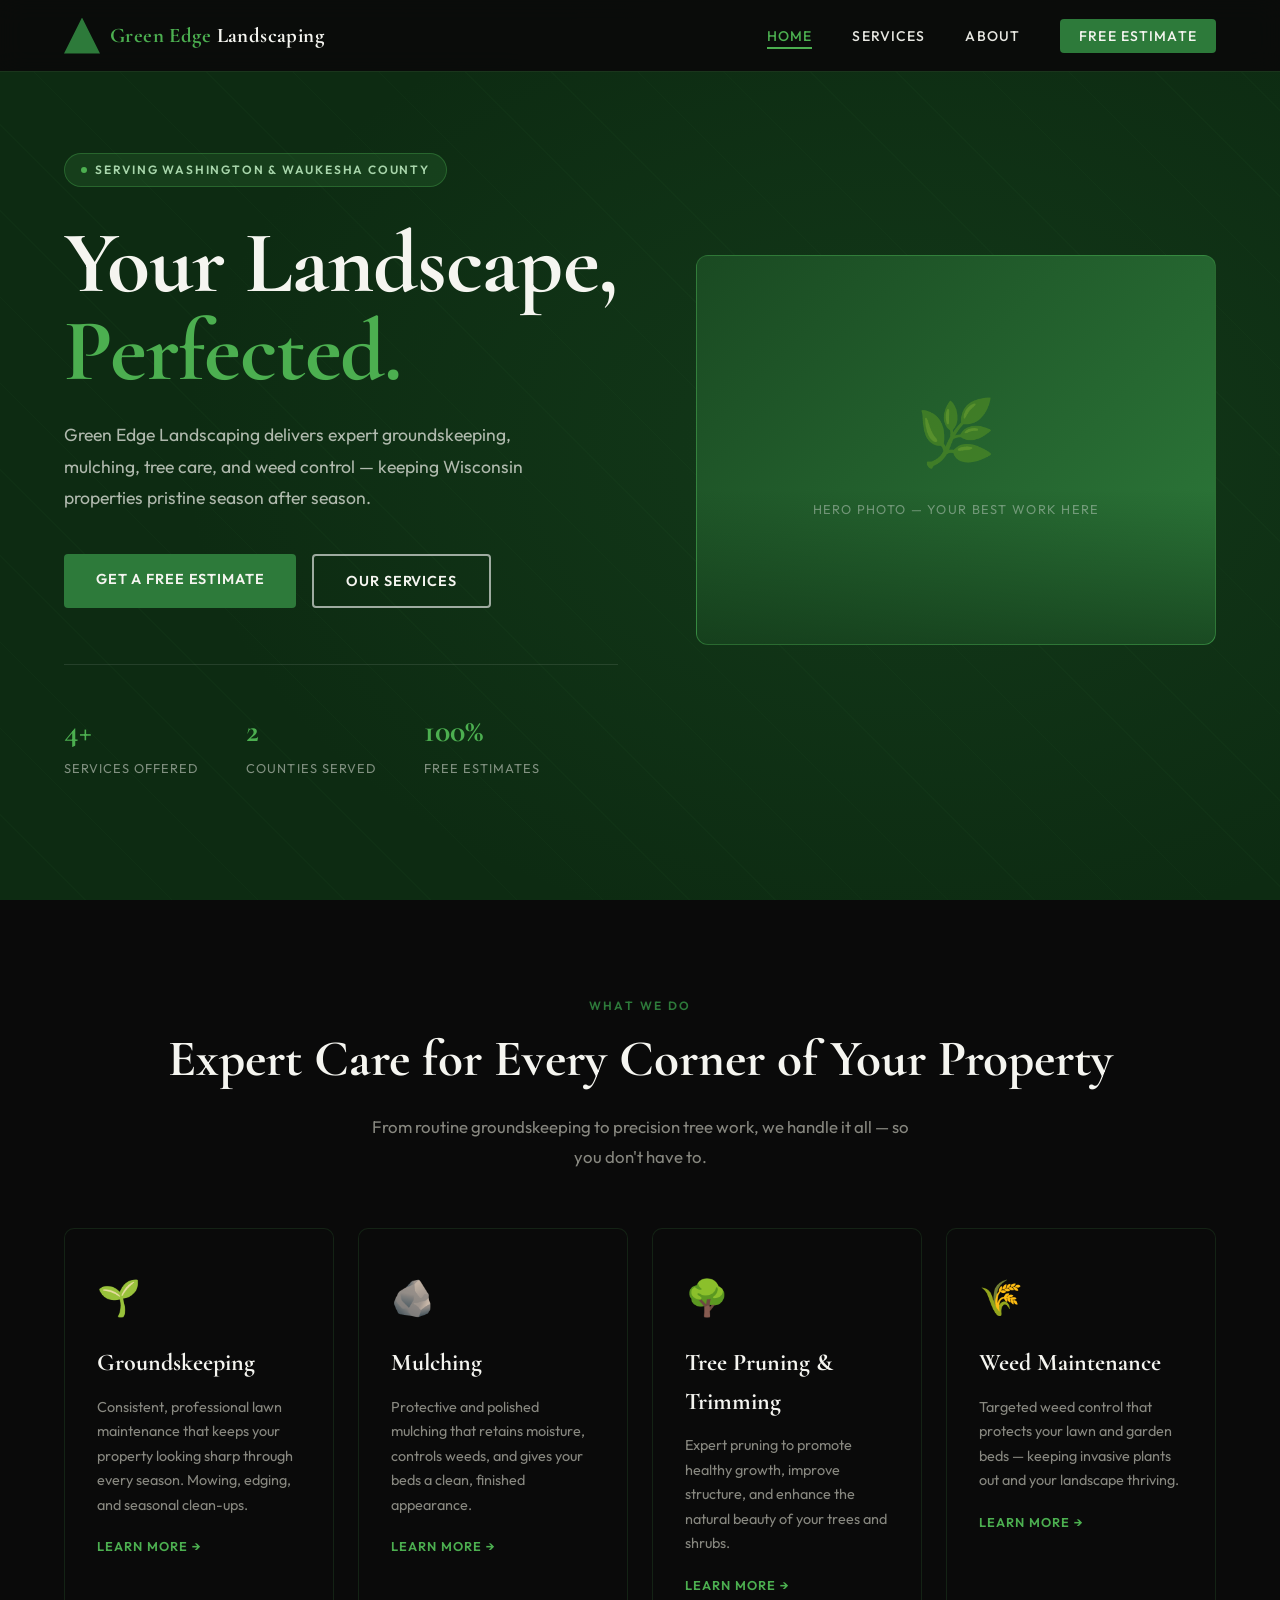
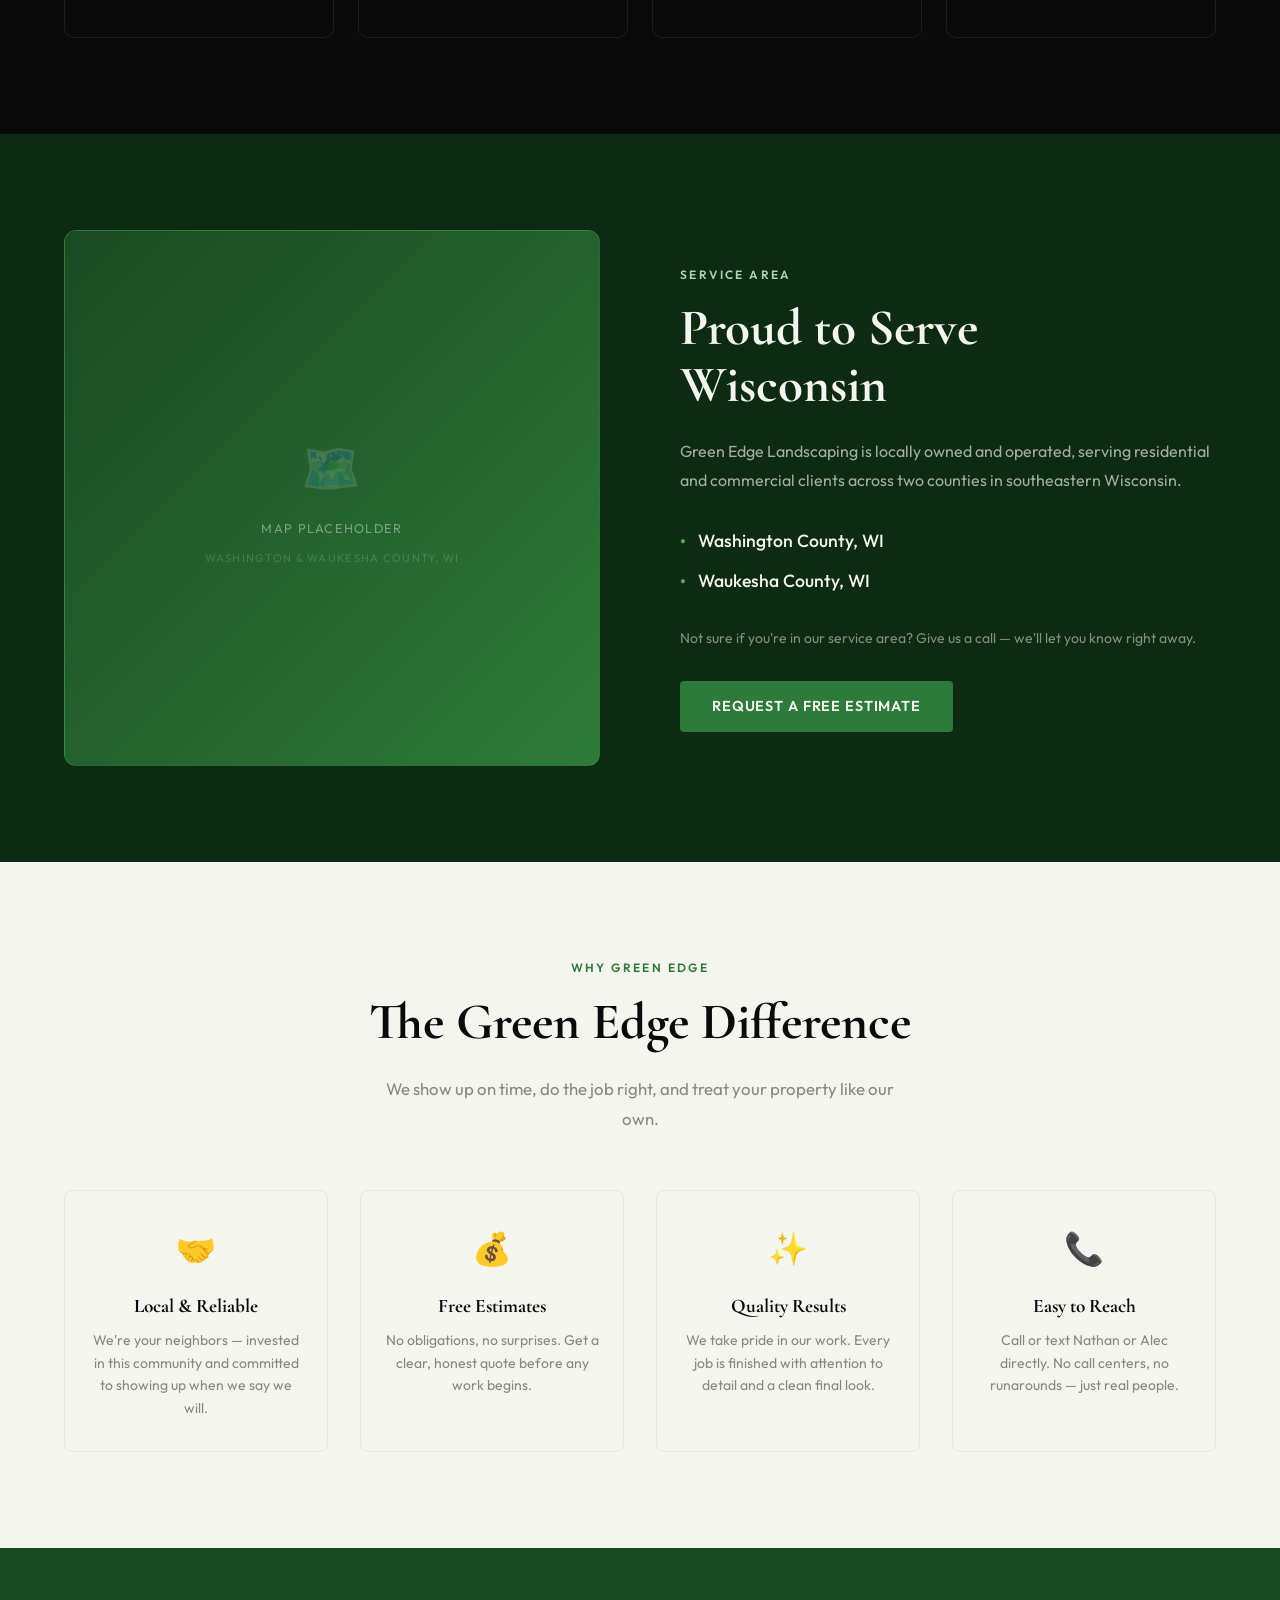
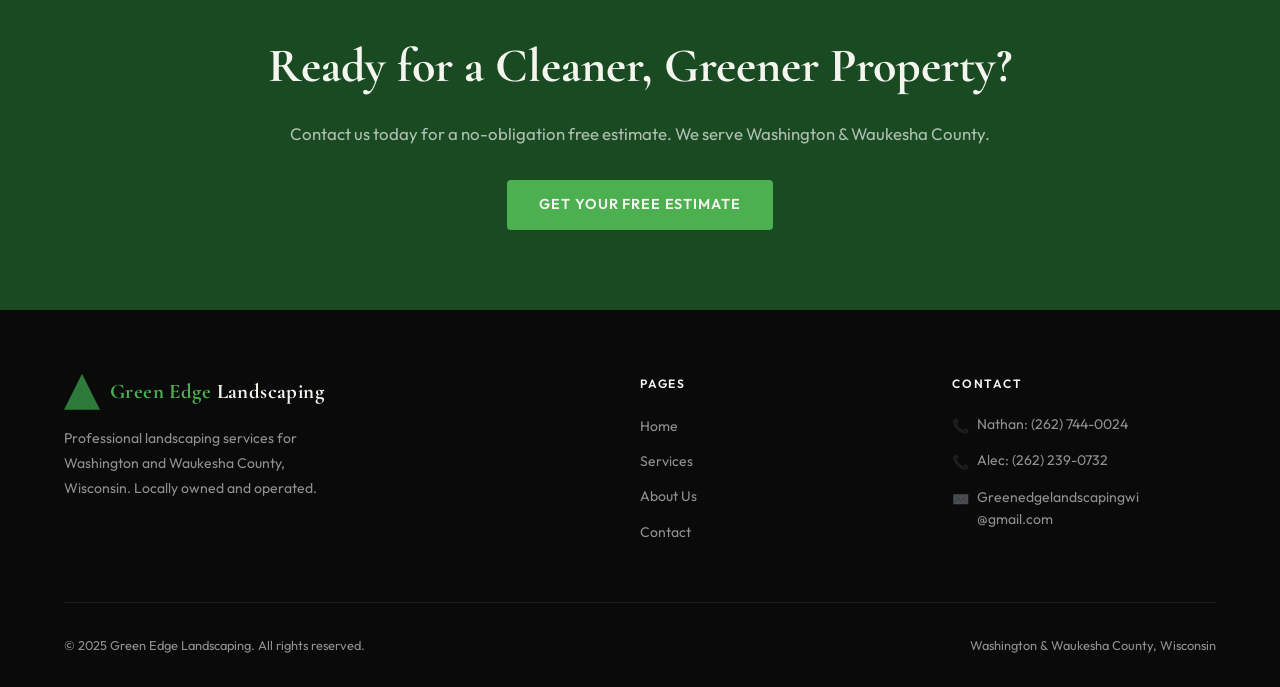
<file: index.html>
<!DOCTYPE html>
<html lang="en">
<head>
  <meta charset="UTF-8" />
  <meta name="viewport" content="width=device-width, initial-scale=1.0" />
  <title>Green Edge Landscaping | Washington & Waukesha County, WI</title>
  <meta name="description" content="Professional landscaping services in Washington and Waukesha County, Wisconsin. Groundskeeping, mulching, tree pruning, and weed maintenance. Free estimates." />
  <link rel="stylesheet" href="style.css" />
</head>
<body>

  <!-- NAV -->
  <nav>
    <div class="nav-logo">
      <div class="nav-logo-icon"></div>
      <span><em>Green Edge</em> Landscaping</span>
    </div>
    <ul class="nav-links" id="navLinks">
      <li><a href="index.html" class="active">Home</a></li>
      <li><a href="services.html">Services</a></li>
      <li><a href="about.html">About</a></li>
      <li><a href="contact.html" class="nav-cta">Free Estimate</a></li>
    </ul>
    <button class="hamburger" id="hamburger" aria-label="Toggle menu">
      <span></span><span></span><span></span>
    </button>
  </nav>

  <!-- HERO -->
  <section class="hero">
    <div class="hero-bg"></div>
    <div class="hero-content">
      <div class="hero-badge">
        <span class="hero-badge-dot"></span>
        Serving Washington &amp; Waukesha County
      </div>
      <h1>Your Landscape,<span>Perfected.</span></h1>
      <p class="hero-desc">
        Green Edge Landscaping delivers expert groundskeeping, mulching, tree care, and weed control — keeping Wisconsin properties pristine season after season.
      </p>
      <div class="hero-btns">
        <a href="contact.html" class="btn btn-primary">Get a Free Estimate</a>
        <a href="services.html" class="btn btn-outline">Our Services</a>
      </div>
      <div class="hero-stats">
        <div>
          <div class="stat-num">4+</div>
          <div class="stat-label">Services Offered</div>
        </div>
        <div>
          <div class="stat-num">2</div>
          <div class="stat-label">Counties Served</div>
        </div>
        <div>
          <div class="stat-num">100%</div>
          <div class="stat-label">Free Estimates</div>
        </div>
      </div>
    </div>
    <div class="hero-visual">
      <div class="hero-img-placeholder">
        <span class="placeholder-icon">🌿</span>
        <span class="placeholder-text">Hero Photo — Your Best Work Here</span>
      </div>
    </div>
  </section>

  <!-- SERVICES OVERVIEW -->
  <section style="background: #0a0a0a;">
    <div class="text-center reveal">
      <span class="section-label">What We Do</span>
      <h2 class="section-title" style="color: #f5f5f0;">Expert Care for Every Corner of Your Property</h2>
      <p class="section-subtitle" style="color: #888880;">From routine groundskeeping to precision tree work, we handle it all — so you don't have to.</p>
    </div>
    <div class="services-grid">
      <div class="service-card reveal">
        <div class="service-icon">🌱</div>
        <h3>Groundskeeping</h3>
        <p>Consistent, professional lawn maintenance that keeps your property looking sharp through every season. Mowing, edging, and seasonal clean-ups.</p>
        <a href="services.html#groundskeeping">Learn more →</a>
      </div>
      <div class="service-card reveal">
        <div class="service-icon">🪨</div>
        <h3>Mulching</h3>
        <p>Protective and polished mulching that retains moisture, controls weeds, and gives your beds a clean, finished appearance.</p>
        <a href="services.html#mulching">Learn more →</a>
      </div>
      <div class="service-card reveal">
        <div class="service-icon">🌳</div>
        <h3>Tree Pruning &amp; Trimming</h3>
        <p>Expert pruning to promote healthy growth, improve structure, and enhance the natural beauty of your trees and shrubs.</p>
        <a href="services.html#tree-care">Learn more →</a>
      </div>
      <div class="service-card reveal">
        <div class="service-icon">🌾</div>
        <h3>Weed Maintenance</h3>
        <p>Targeted weed control that protects your lawn and garden beds — keeping invasive plants out and your landscape thriving.</p>
        <a href="services.html#weed-control">Learn more →</a>
      </div>
    </div>
  </section>

  <!-- SERVICE AREA -->
  <section class="area-section">
    <div class="area-inner">
      <div class="area-map-placeholder reveal">
        <span>🗺️</span>
        <p>Map Placeholder</p>
        <p style="font-size:0.7rem; opacity:0.4;">Washington & Waukesha County, WI</p>
      </div>
      <div class="area-content reveal">
        <span class="section-label">Service Area</span>
        <h2 class="section-title" style="color: #f5f5f0;">Proud to Serve<br>Wisconsin</h2>
        <p style="color: rgba(245,245,240,0.65); line-height: 1.8; margin-bottom: 1rem;">
          Green Edge Landscaping is locally owned and operated, serving residential and commercial clients across two counties in southeastern Wisconsin.
        </p>
        <div class="area-counties">
          <div class="county-tag">Washington County, WI</div>
          <div class="county-tag">Waukesha County, WI</div>
        </div>
        <p style="color: rgba(245,245,240,0.5); font-size:0.875rem; margin-bottom:2rem;">
          Not sure if you're in our service area? Give us a call — we'll let you know right away.
        </p>
        <a href="contact.html" class="btn btn-primary">Request a Free Estimate</a>
      </div>
    </div>
  </section>

  <!-- WHY CHOOSE US -->
  <section>
    <div class="text-center reveal">
      <span class="section-label">Why Green Edge</span>
      <h2 class="section-title">The Green Edge Difference</h2>
      <p class="section-subtitle">We show up on time, do the job right, and treat your property like our own.</p>
    </div>
    <div class="why-grid">
      <div class="why-item reveal">
        <div class="why-icon">🤝</div>
        <h4>Local &amp; Reliable</h4>
        <p>We're your neighbors — invested in this community and committed to showing up when we say we will.</p>
      </div>
      <div class="why-item reveal">
        <div class="why-icon">💰</div>
        <h4>Free Estimates</h4>
        <p>No obligations, no surprises. Get a clear, honest quote before any work begins.</p>
      </div>
      <div class="why-item reveal">
        <div class="why-icon">✨</div>
        <h4>Quality Results</h4>
        <p>We take pride in our work. Every job is finished with attention to detail and a clean final look.</p>
      </div>
      <div class="why-item reveal">
        <div class="why-icon">📞</div>
        <h4>Easy to Reach</h4>
        <p>Call or text Nathan or Alec directly. No call centers, no runarounds — just real people.</p>
      </div>
    </div>
  </section>

  <!-- CTA BANNER -->
  <section class="cta-banner">
    <h2>Ready for a Cleaner, Greener Property?</h2>
    <p>Contact us today for a no-obligation free estimate. We serve Washington &amp; Waukesha County.</p>
    <a href="contact.html" class="btn btn-primary">Get Your Free Estimate</a>
  </section>

  <!-- FOOTER -->
  <footer>
    <div class="footer-inner">
      <div class="footer-brand">
        <div class="nav-logo">
          <div class="nav-logo-icon"></div>
          <span><em>Green Edge</em> Landscaping</span>
        </div>
        <p>Professional landscaping services for Washington and Waukesha County, Wisconsin. Locally owned and operated.</p>
      </div>
      <div class="footer-col">
        <h4>Pages</h4>
        <ul>
          <li><a href="index.html">Home</a></li>
          <li><a href="services.html">Services</a></li>
          <li><a href="about.html">About Us</a></li>
          <li><a href="contact.html">Contact</a></li>
        </ul>
      </div>
      <div class="footer-col">
        <h4>Contact</h4>
        <div class="contact-item">
          <span class="contact-item-icon">📞</span>
          <span>Nathan: <a href="tel:2627440024">(262) 744-0024</a></span>
        </div>
        <div class="contact-item">
          <span class="contact-item-icon">📞</span>
          <span>Alec: <a href="tel:2622390732">(262) 239-0732</a></span>
        </div>
        <div class="contact-item">
          <span class="contact-item-icon">✉️</span>
          <span><a href="mailto:Greenedgelandscapingwi@gmail.com">Greenedgelandscapingwi<br>@gmail.com</a></span>
        </div>
      </div>
    </div>
    <div class="footer-bottom">
      <span>© 2025 Green Edge Landscaping. All rights reserved.</span>
      <span>Washington &amp; Waukesha County, Wisconsin</span>
    </div>
  </footer>

  <script>
    // Mobile nav toggle
    const hamburger = document.getElementById('hamburger');
    const navLinks  = document.getElementById('navLinks');
    hamburger.addEventListener('click', () => navLinks.classList.toggle('open'));

    // Scroll reveal
    const reveals = document.querySelectorAll('.reveal');
    const observer = new IntersectionObserver(entries => {
      entries.forEach(e => { if (e.isIntersecting) { e.target.classList.add('visible'); } });
    }, { threshold: 0.12 });
    reveals.forEach(r => observer.observe(r));
  </script>
</body>
</html>
</file>
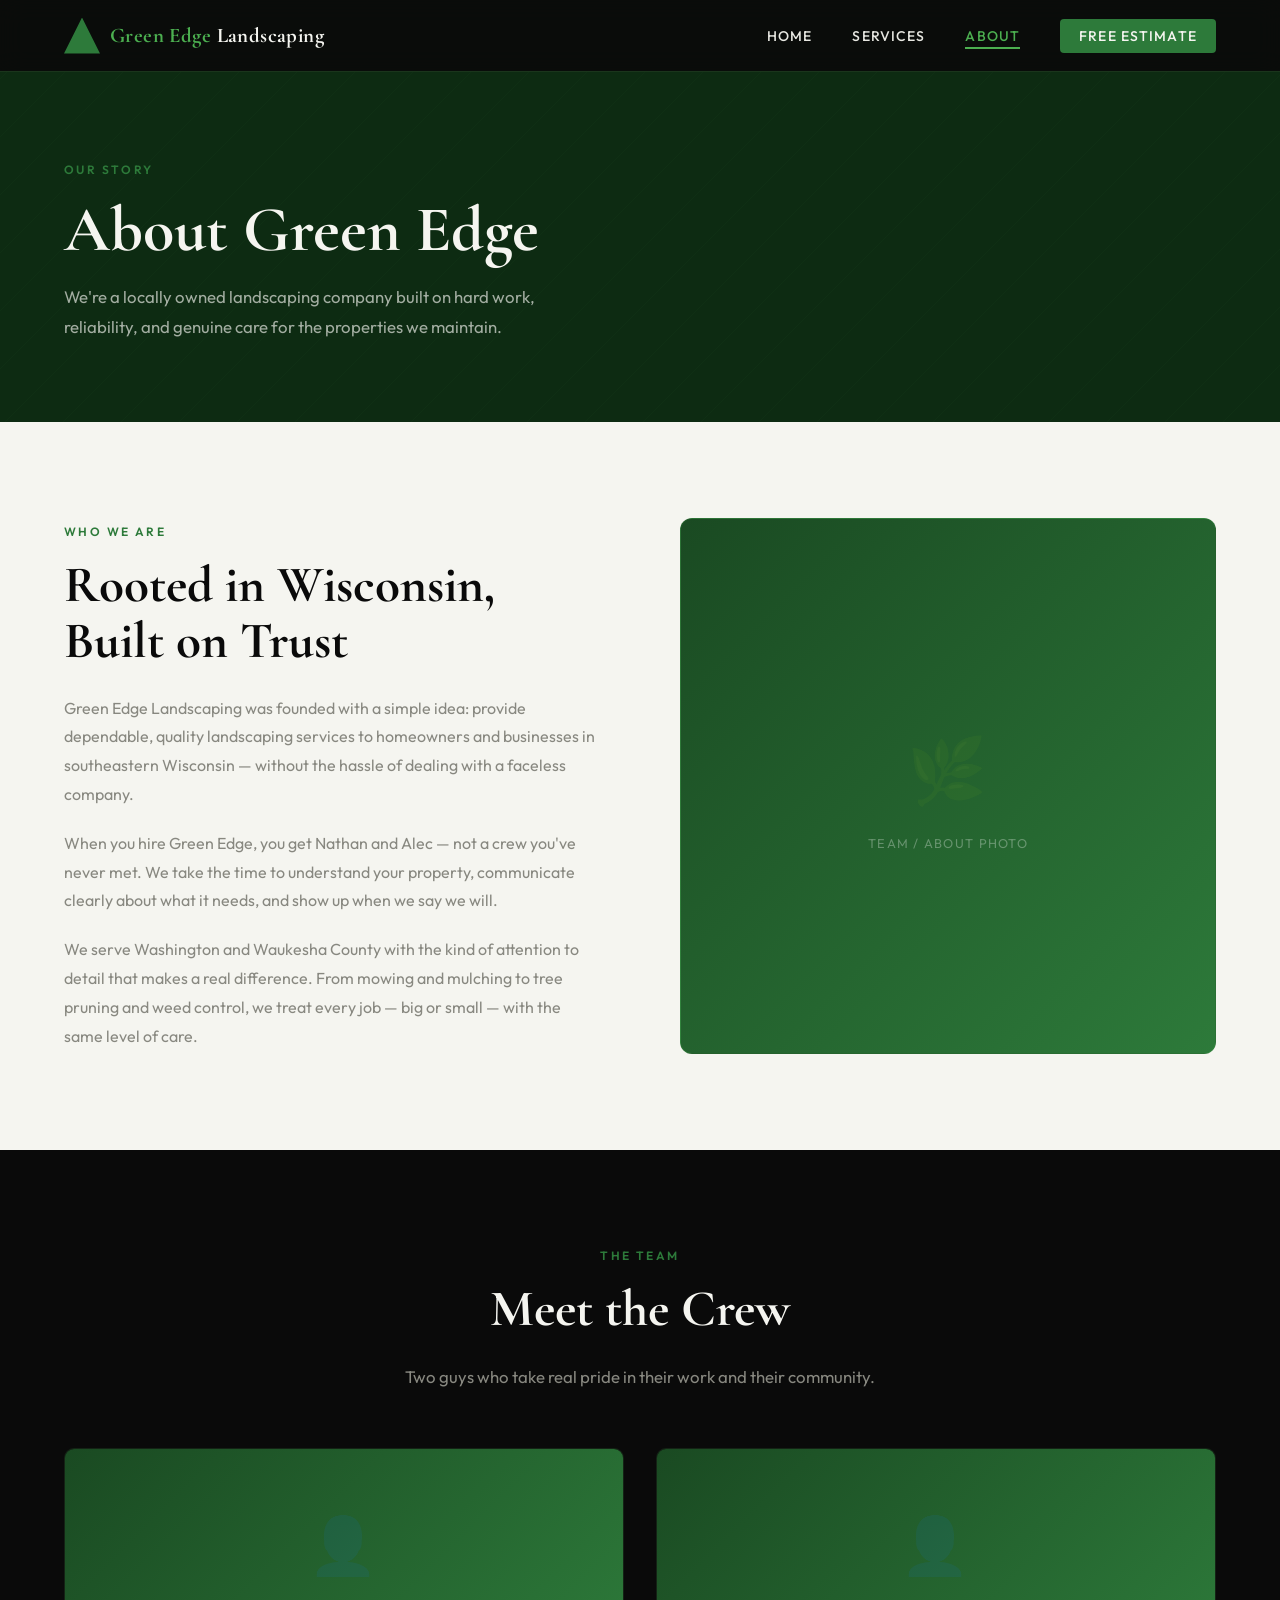
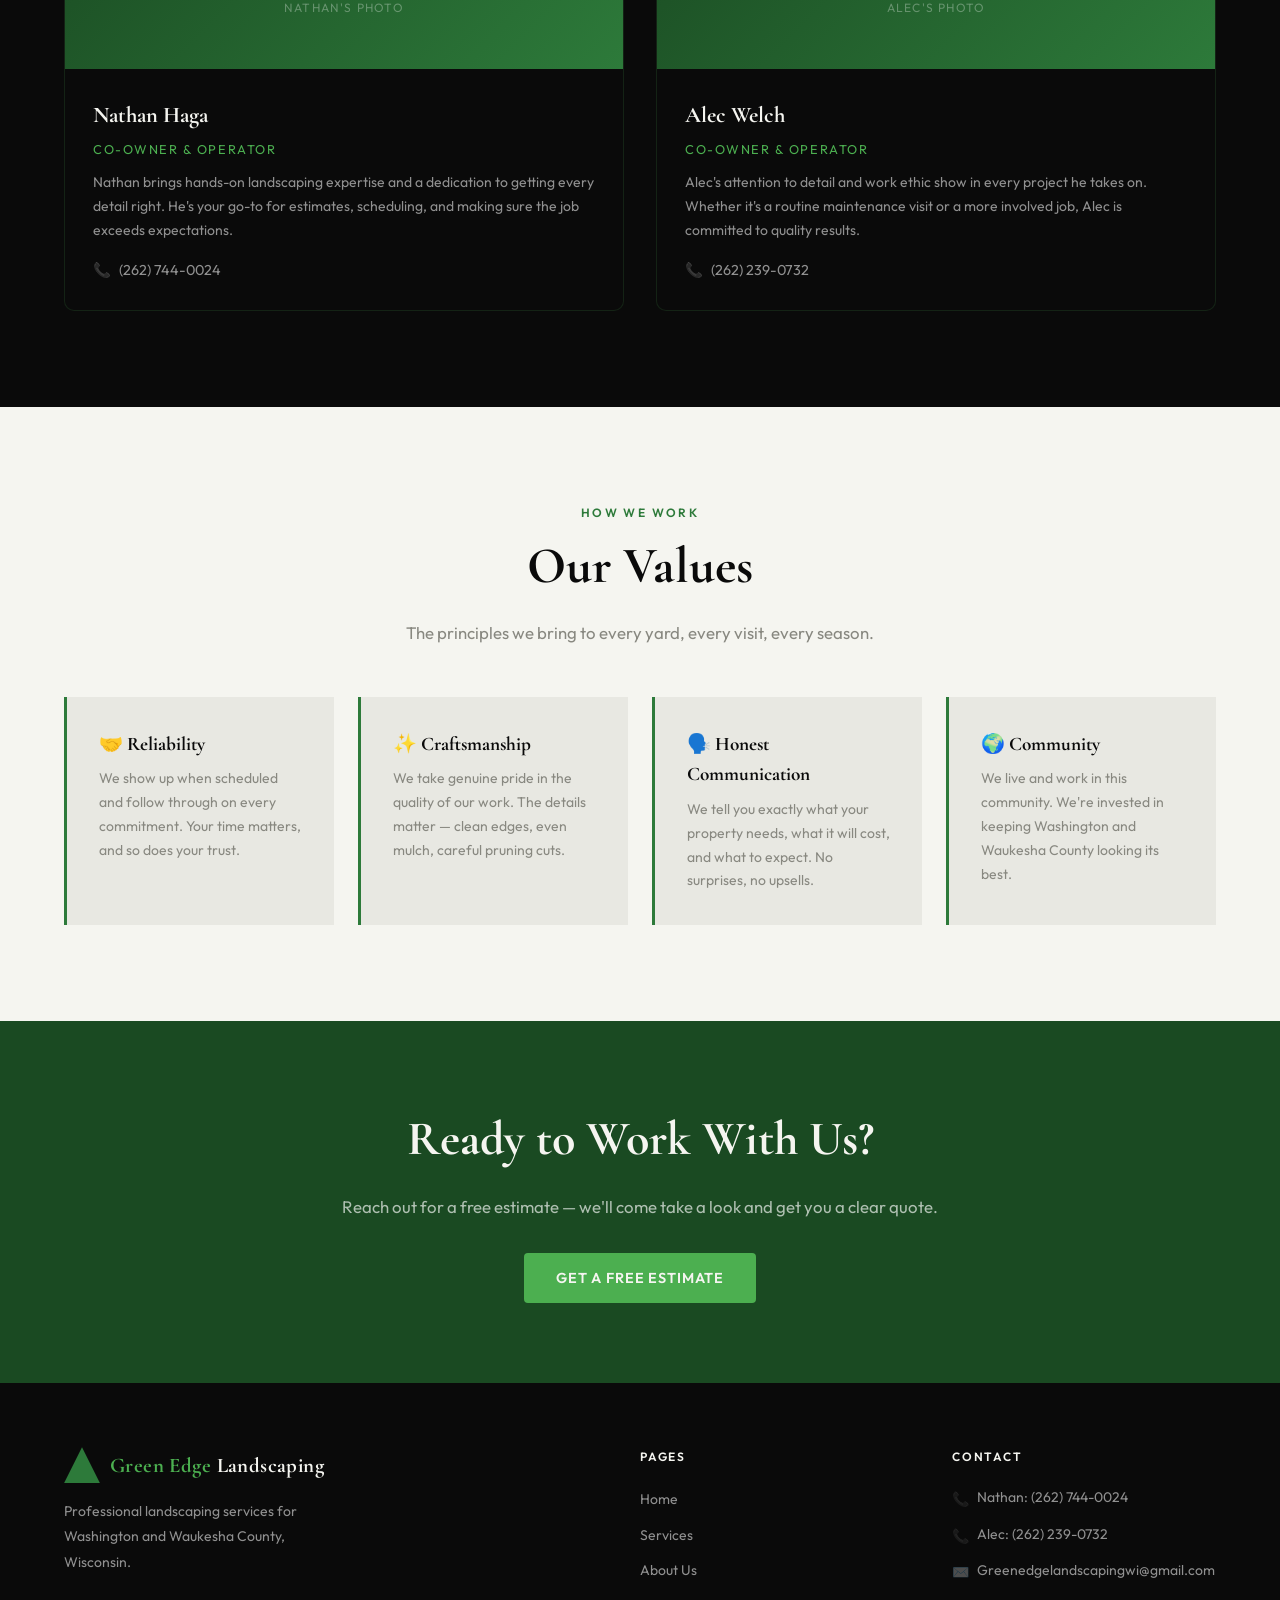
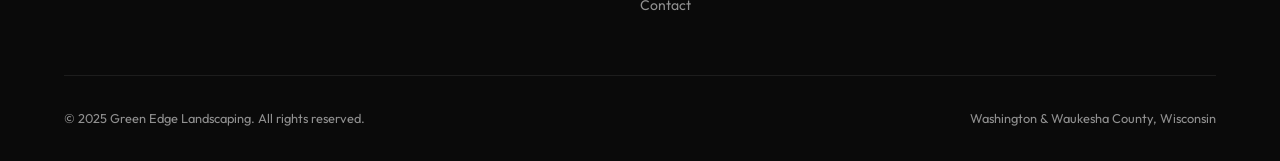
<file: about.html>
<!DOCTYPE html>
<html lang="en">
<head>
  <meta charset="UTF-8" />
  <meta name="viewport" content="width=device-width, initial-scale=1.0" />
  <title>About Us | Green Edge Landscaping</title>
  <meta name="description" content="Meet Nathan Haga and Alec Welch — the team behind Green Edge Landscaping, serving Washington and Waukesha County, Wisconsin." />
  <link rel="stylesheet" href="style.css" />
</head>
<body>

  <!-- NAV -->
  <nav>
    <div class="nav-logo">
      <div class="nav-logo-icon"></div>
      <span><em>Green Edge</em> Landscaping</span>
    </div>
    <ul class="nav-links" id="navLinks">
      <li><a href="index.html">Home</a></li>
      <li><a href="services.html">Services</a></li>
      <li><a href="about.html" class="active">About</a></li>
      <li><a href="contact.html" class="nav-cta">Free Estimate</a></li>
    </ul>
    <button class="hamburger" id="hamburger" aria-label="Toggle menu">
      <span></span><span></span><span></span>
    </button>
  </nav>

  <!-- PAGE HERO -->
  <div class="page-hero">
    <div class="page-hero-inner">
      <span class="section-label">Our Story</span>
      <h1>About Green Edge</h1>
      <p>We're a locally owned landscaping company built on hard work, reliability, and genuine care for the properties we maintain.</p>
    </div>
  </div>

  <!-- STORY SECTION -->
  <section>
    <div style="display: grid; grid-template-columns: 1fr 1fr; gap: 5rem; align-items: center;" class="reveal">
      <div>
        <span class="section-label">Who We Are</span>
        <h2 class="section-title">Rooted in Wisconsin,<br>Built on Trust</h2>
        <p style="color: var(--gray); line-height: 1.8; margin-bottom: 1.25rem;">
          Green Edge Landscaping was founded with a simple idea: provide dependable, quality landscaping services to homeowners and businesses in southeastern Wisconsin — without the hassle of dealing with a faceless company.
        </p>
        <p style="color: var(--gray); line-height: 1.8; margin-bottom: 1.25rem;">
          When you hire Green Edge, you get Nathan and Alec — not a crew you've never met. We take the time to understand your property, communicate clearly about what it needs, and show up when we say we will.
        </p>
        <p style="color: var(--gray); line-height: 1.8;">
          We serve Washington and Waukesha County with the kind of attention to detail that makes a real difference. From mowing and mulching to tree pruning and weed control, we treat every job — big or small — with the same level of care.
        </p>
      </div>
      <div style="aspect-ratio: 1; background: linear-gradient(135deg, var(--green-dark), var(--green-mid)); border-radius: 12px; display: flex; align-items: center; justify-content: center; flex-direction: column; gap: 0.75rem; color: rgba(255,255,255,0.3); font-size: 0.8rem; text-transform: uppercase; letter-spacing: 0.1em; border: 1px solid rgba(76,175,80,0.2);">
        <span style="font-size: 4rem; opacity: 0.4;">🌿</span>
        <p>Team / About Photo</p>
      </div>
    </div>
  </section>

  <!-- TEAM -->
  <section style="background: #0a0a0a;">
    <div class="text-center reveal">
      <span class="section-label">The Team</span>
      <h2 class="section-title" style="color: #f5f5f0;">Meet the Crew</h2>
      <p class="section-subtitle" style="color: #888880;">Two guys who take real pride in their work and their community.</p>
    </div>
    <div class="team-grid">
      <div class="team-card reveal">
        <div class="team-img">
          <span>👤</span>
          <p>Nathan's Photo</p>
        </div>
        <div class="team-info">
          <h3>Nathan Haga</h3>
          <span class="team-role">Co-Owner &amp; Operator</span>
          <p style="font-size: 0.875rem; color: rgba(255,255,255,0.55); line-height: 1.7;">
            Nathan brings hands-on landscaping expertise and a dedication to getting every detail right. He's your go-to for estimates, scheduling, and making sure the job exceeds expectations.
          </p>
          <div class="team-phone">
            📞 <a href="tel:2627440024" style="color: rgba(255,255,255,0.55);">(262) 744-0024</a>
          </div>
        </div>
      </div>
      <div class="team-card reveal">
        <div class="team-img">
          <span>👤</span>
          <p>Alec's Photo</p>
        </div>
        <div class="team-info">
          <h3>Alec Welch</h3>
          <span class="team-role">Co-Owner &amp; Operator</span>
          <p style="font-size: 0.875rem; color: rgba(255,255,255,0.55); line-height: 1.7;">
            Alec's attention to detail and work ethic show in every project he takes on. Whether it's a routine maintenance visit or a more involved job, Alec is committed to quality results.
          </p>
          <div class="team-phone">
            📞 <a href="tel:2622390732" style="color: rgba(255,255,255,0.55);">(262) 239-0732</a>
          </div>
        </div>
      </div>
    </div>
  </section>

  <!-- VALUES -->
  <section>
    <div class="text-center reveal">
      <span class="section-label">How We Work</span>
      <h2 class="section-title">Our Values</h2>
      <p class="section-subtitle">The principles we bring to every yard, every visit, every season.</p>
    </div>
    <div class="values-grid">
      <div class="value-card reveal">
        <h4>🤝 Reliability</h4>
        <p>We show up when scheduled and follow through on every commitment. Your time matters, and so does your trust.</p>
      </div>
      <div class="value-card reveal">
        <h4>✨ Craftsmanship</h4>
        <p>We take genuine pride in the quality of our work. The details matter — clean edges, even mulch, careful pruning cuts.</p>
      </div>
      <div class="value-card reveal">
        <h4>🗣️ Honest Communication</h4>
        <p>We tell you exactly what your property needs, what it will cost, and what to expect. No surprises, no upsells.</p>
      </div>
      <div class="value-card reveal">
        <h4>🌍 Community</h4>
        <p>We live and work in this community. We're invested in keeping Washington and Waukesha County looking its best.</p>
      </div>
    </div>
  </section>

  <!-- CTA BANNER -->
  <section class="cta-banner">
    <h2>Ready to Work With Us?</h2>
    <p>Reach out for a free estimate — we'll come take a look and get you a clear quote.</p>
    <a href="contact.html" class="btn btn-primary">Get a Free Estimate</a>
  </section>

  <!-- FOOTER -->
  <footer>
    <div class="footer-inner">
      <div class="footer-brand">
        <div class="nav-logo">
          <div class="nav-logo-icon"></div>
          <span><em>Green Edge</em> Landscaping</span>
        </div>
        <p>Professional landscaping services for Washington and Waukesha County, Wisconsin.</p>
      </div>
      <div class="footer-col">
        <h4>Pages</h4>
        <ul>
          <li><a href="index.html">Home</a></li>
          <li><a href="services.html">Services</a></li>
          <li><a href="about.html">About Us</a></li>
          <li><a href="contact.html">Contact</a></li>
        </ul>
      </div>
      <div class="footer-col">
        <h4>Contact</h4>
        <div class="contact-item">
          <span class="contact-item-icon">📞</span>
          <span>Nathan: <a href="tel:2627440024">(262) 744-0024</a></span>
        </div>
        <div class="contact-item">
          <span class="contact-item-icon">📞</span>
          <span>Alec: <a href="tel:2622390732">(262) 239-0732</a></span>
        </div>
        <div class="contact-item">
          <span class="contact-item-icon">✉️</span>
          <span><a href="mailto:Greenedgelandscapingwi@gmail.com">Greenedgelandscapingwi@gmail.com</a></span>
        </div>
      </div>
    </div>
    <div class="footer-bottom">
      <span>© 2025 Green Edge Landscaping. All rights reserved.</span>
      <span>Washington &amp; Waukesha County, Wisconsin</span>
    </div>
  </footer>

  <script>
    const hamburger = document.getElementById('hamburger');
    const navLinks  = document.getElementById('navLinks');
    hamburger.addEventListener('click', () => navLinks.classList.toggle('open'));
    const reveals = document.querySelectorAll('.reveal');
    const observer = new IntersectionObserver(entries => {
      entries.forEach(e => { if (e.isIntersecting) e.target.classList.add('visible'); });
    }, { threshold: 0.1 });
    reveals.forEach(r => observer.observe(r));

    // Fix about grid on mobile
    const storyGrid = document.querySelector('[style*="grid-template-columns: 1fr 1fr"]');
    if (storyGrid && window.innerWidth < 768) {
      storyGrid.style.gridTemplateColumns = '1fr';
    }
  </script>
</body>
</html>
</file>
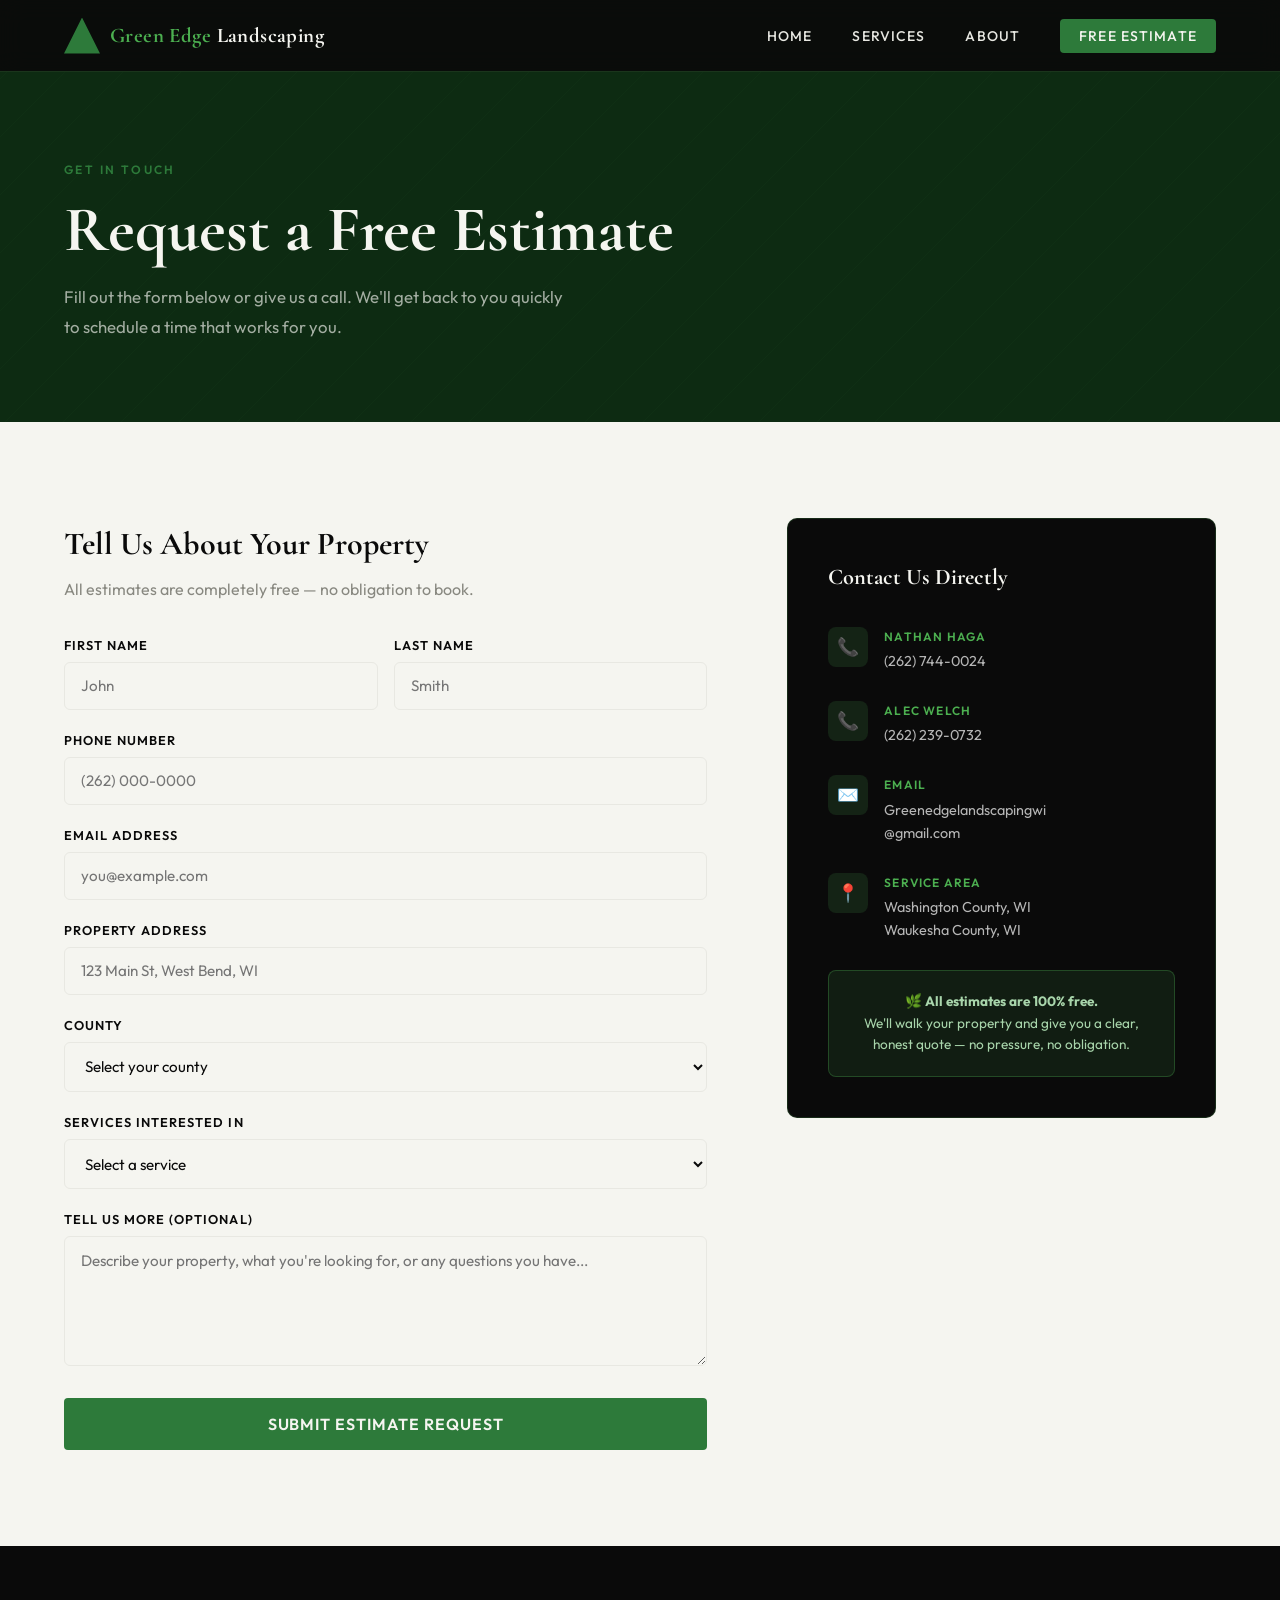
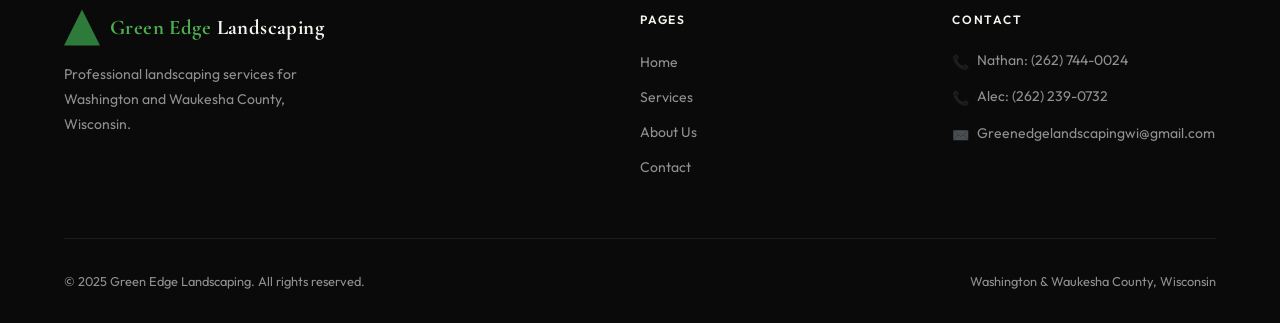
<file: contact.html>
<!DOCTYPE html>
<html lang="en">
<head>
  <meta charset="UTF-8" />
  <meta name="viewport" content="width=device-width, initial-scale=1.0" />
  <title>Contact & Free Estimate | Green Edge Landscaping</title>
  <meta name="description" content="Request a free estimate from Green Edge Landscaping. Serving Washington and Waukesha County, Wisconsin." />
  <link rel="stylesheet" href="style.css" />
</head>
<body>

  <!-- NAV -->
  <nav>
    <div class="nav-logo">
      <div class="nav-logo-icon"></div>
      <span><em>Green Edge</em> Landscaping</span>
    </div>
    <ul class="nav-links" id="navLinks">
      <li><a href="index.html">Home</a></li>
      <li><a href="services.html">Services</a></li>
      <li><a href="about.html">About</a></li>
      <li><a href="contact.html" class="nav-cta active">Free Estimate</a></li>
    </ul>
    <button class="hamburger" id="hamburger" aria-label="Toggle menu">
      <span></span><span></span><span></span>
    </button>
  </nav>

  <!-- PAGE HERO -->
  <div class="page-hero">
    <div class="page-hero-inner">
      <span class="section-label">Get In Touch</span>
      <h1>Request a Free Estimate</h1>
      <p>Fill out the form below or give us a call. We'll get back to you quickly to schedule a time that works for you.</p>
    </div>
  </div>

  <!-- CONTACT SECTION -->
  <section>
    <div class="contact-layout">

      <!-- FORM -->
      <div class="contact-form-wrap reveal">
        <h2>Tell Us About Your Property</h2>
        <p>All estimates are completely free — no obligation to book.</p>

        <form id="estimateForm" action="https://formspree.io/f/mjgldqyd" method="POST">
          <div class="form-row">
            <div class="form-group">
              <label for="firstName">First Name</label>
              <input type="text" id="firstName" name="firstName" placeholder="John" required />
            </div>
            <div class="form-group">
              <label for="lastName">Last Name</label>
              <input type="text" id="lastName" name="lastName" placeholder="Smith" required />
            </div>
          </div>

          <div class="form-group">
            <label for="phone">Phone Number</label>
            <input type="tel" id="phone" name="phone" placeholder="(262) 000-0000" required />
          </div>

          <div class="form-group">
            <label for="email">Email Address</label>
            <input type="email" id="email" name="email" placeholder="you@example.com" />
          </div>

          <div class="form-group">
            <label for="address">Property Address</label>
            <input type="text" id="address" name="address" placeholder="123 Main St, West Bend, WI" required />
          </div>

          <div class="form-group">
            <label for="county">County</label>
            <select id="county" name="county" required>
              <option value="" disabled selected>Select your county</option>
              <option value="Washington County">Washington County</option>
              <option value="Waukesha County">Waukesha County</option>
              <option value="Other">Other (please describe in message)</option>
            </select>
          </div>

          <div class="form-group">
            <label for="services">Services Interested In</label>
            <select id="services" name="services" required>
              <option value="" disabled selected>Select a service</option>
              <option value="Groundskeeping">Groundskeeping</option>
              <option value="Mulching">Mulching</option>
              <option value="Tree Pruning & Trimming">Tree Pruning &amp; Trimming</option>
              <option value="Weed Maintenance">Weed Maintenance</option>
              <option value="Multiple Services">Multiple Services</option>
              <option value="Not Sure">Not Sure — Need Recommendation</option>
            </select>
          </div>

          <div class="form-group">
            <label for="message">Tell Us More (Optional)</label>
            <textarea id="message" name="message" placeholder="Describe your property, what you're looking for, or any questions you have..."></textarea>
          </div>

          <!-- Hidden field to identify the form -->
          <input type="hidden" name="_subject" value="New Estimate Request — Green Edge Landscaping" />
          <input type="hidden" name="_replyto" value="Greenedgelandscapingwi@gmail.com" />

          <div class="form-submit">
            <button type="submit" class="btn btn-primary" style="width: 100%; font-size: 1rem; padding: 1rem;">
              Submit Estimate Request
            </button>
          </div>

          <div class="form-success" id="formSuccess">
            ✅ Thanks! We received your request and will be in touch shortly.
          </div>
        </form>
      </div>

      <!-- INFO CARD -->
      <div class="contact-info-card reveal">
        <h3>Contact Us Directly</h3>

        <div class="info-item">
          <div class="info-icon">📞</div>
          <div>
            <div class="info-label">Nathan Haga</div>
            <div class="info-value">
              <a href="tel:2627440024">(262) 744-0024</a>
            </div>
          </div>
        </div>

        <div class="info-item">
          <div class="info-icon">📞</div>
          <div>
            <div class="info-label">Alec Welch</div>
            <div class="info-value">
              <a href="tel:2622390732">(262) 239-0732</a>
            </div>
          </div>
        </div>

        <div class="info-item">
          <div class="info-icon">✉️</div>
          <div>
            <div class="info-label">Email</div>
            <div class="info-value">
              <a href="mailto:Greenedgelandscapingwi@gmail.com">Greenedgelandscapingwi<br>@gmail.com</a>
            </div>
          </div>
        </div>

        <div class="info-item">
          <div class="info-icon">📍</div>
          <div>
            <div class="info-label">Service Area</div>
            <div class="info-value">
              Washington County, WI<br>
              Waukesha County, WI
            </div>
          </div>
        </div>

        <div class="estimate-note">
          🌿 <strong>All estimates are 100% free.</strong><br />
          We'll walk your property and give you a clear, honest quote — no pressure, no obligation.
        </div>
      </div>

    </div>
  </section>

  <!-- FOOTER -->
  <footer>
    <div class="footer-inner">
      <div class="footer-brand">
        <div class="nav-logo">
          <div class="nav-logo-icon"></div>
          <span><em>Green Edge</em> Landscaping</span>
        </div>
        <p>Professional landscaping services for Washington and Waukesha County, Wisconsin.</p>
      </div>
      <div class="footer-col">
        <h4>Pages</h4>
        <ul>
          <li><a href="index.html">Home</a></li>
          <li><a href="services.html">Services</a></li>
          <li><a href="about.html">About Us</a></li>
          <li><a href="contact.html">Contact</a></li>
        </ul>
      </div>
      <div class="footer-col">
        <h4>Contact</h4>
        <div class="contact-item">
          <span class="contact-item-icon">📞</span>
          <span>Nathan: <a href="tel:2627440024">(262) 744-0024</a></span>
        </div>
        <div class="contact-item">
          <span class="contact-item-icon">📞</span>
          <span>Alec: <a href="tel:2622390732">(262) 239-0732</a></span>
        </div>
        <div class="contact-item">
          <span class="contact-item-icon">✉️</span>
          <span><a href="mailto:Greenedgelandscapingwi@gmail.com">Greenedgelandscapingwi@gmail.com</a></span>
        </div>
      </div>
    </div>
    <div class="footer-bottom">
      <span>© 2025 Green Edge Landscaping. All rights reserved.</span>
      <span>Washington &amp; Waukesha County, Wisconsin</span>
    </div>
  </footer>

  <script>
    const hamburger = document.getElementById('hamburger');
    const navLinks  = document.getElementById('navLinks');
    hamburger.addEventListener('click', () => navLinks.classList.toggle('open'));

    const reveals = document.querySelectorAll('.reveal');
    const observer = new IntersectionObserver(entries => {
      entries.forEach(e => { if (e.isIntersecting) e.target.classList.add('visible'); });
    }, { threshold: 0.1 });
    reveals.forEach(r => observer.observe(r));

    // Form submission with Formspree
    const form = document.getElementById('estimateForm');
    const success = document.getElementById('formSuccess');
    form.addEventListener('submit', async (e) => {
      e.preventDefault();
      const btn = form.querySelector('button[type="submit"]');
      btn.textContent = 'Sending...';
      btn.disabled = true;
      try {
        const res = await fetch(form.action, {
          method: 'POST',
          body: new FormData(form),
          headers: { Accept: 'application/json' }
        });
        if (res.ok) {
          form.reset();
          success.style.display = 'block';
          btn.textContent = 'Request Sent ✓';
          btn.style.background = 'var(--green-mid)';
        } else {
          btn.textContent = 'Error — Try Again';
          btn.disabled = false;
        }
      } catch {
        btn.textContent = 'Error — Try Again';
        btn.disabled = false;
      }
    });
  </script>
</body>
</html>
</file>
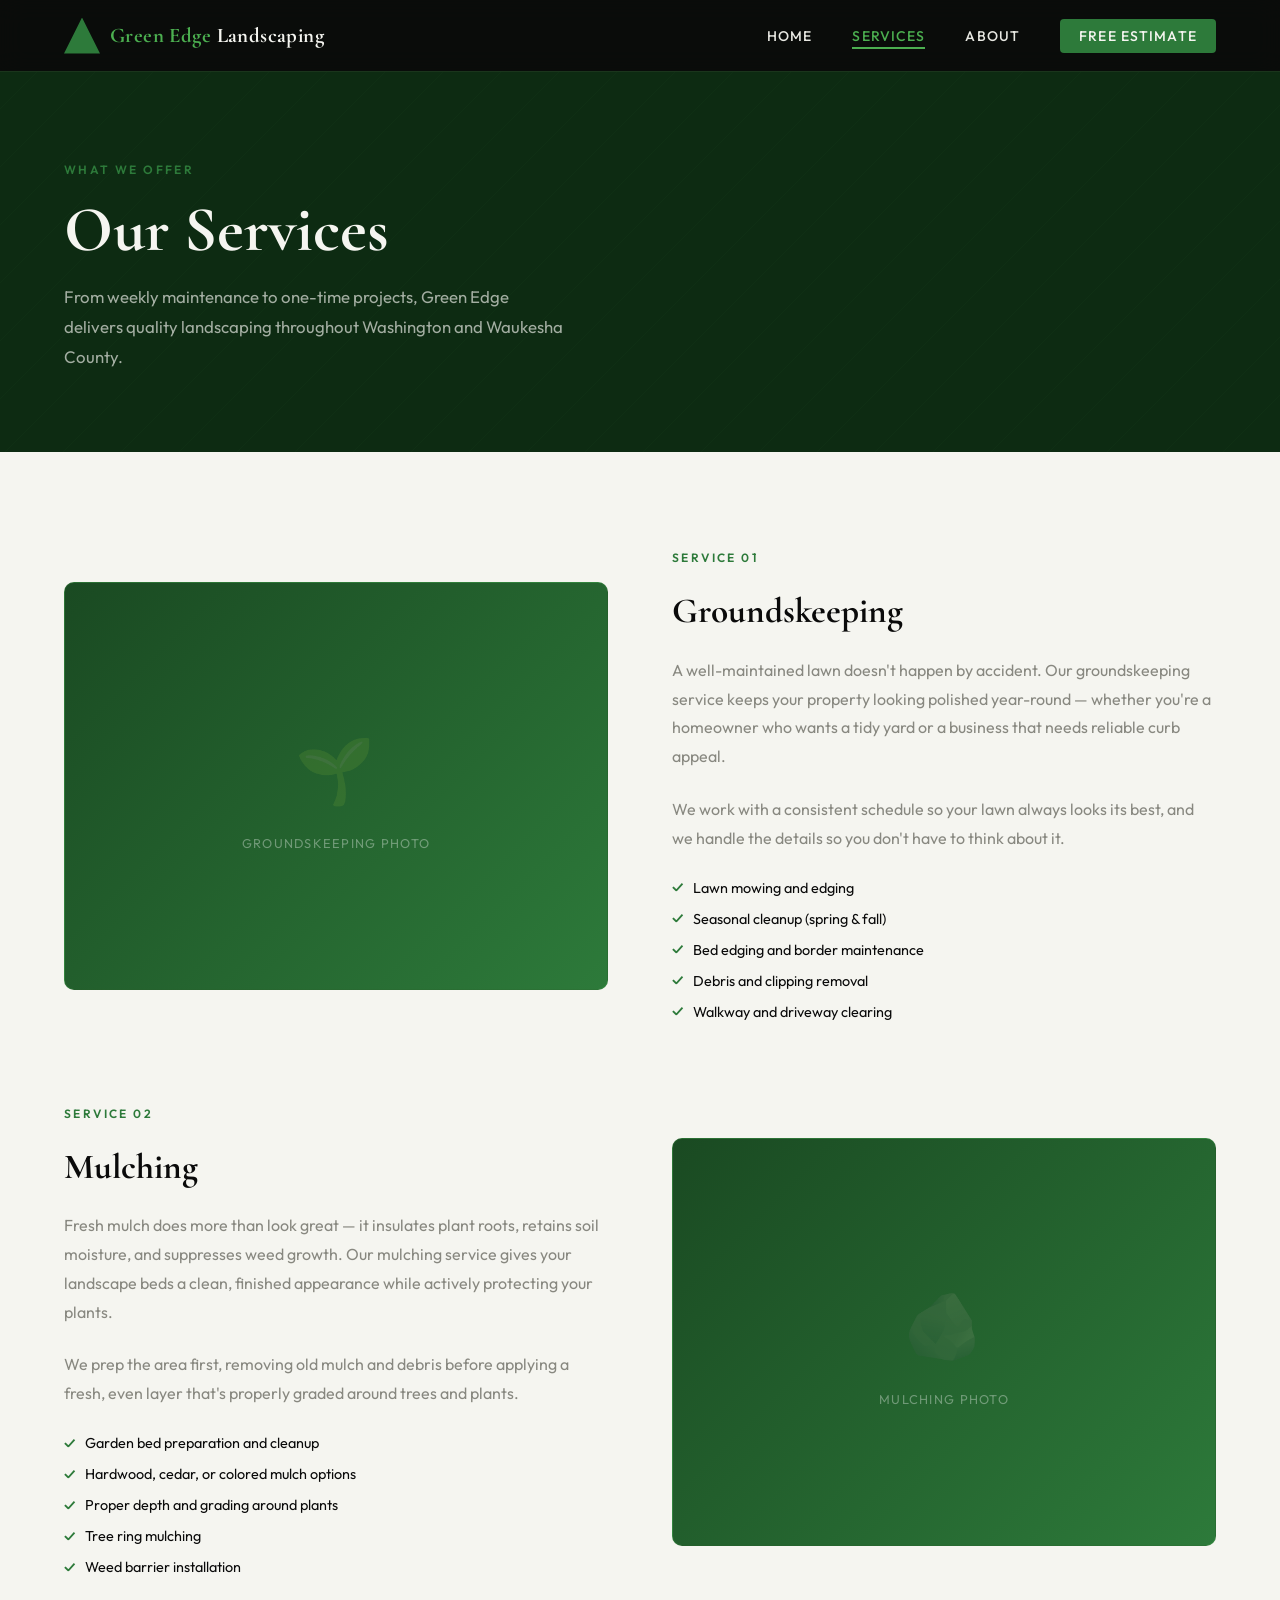
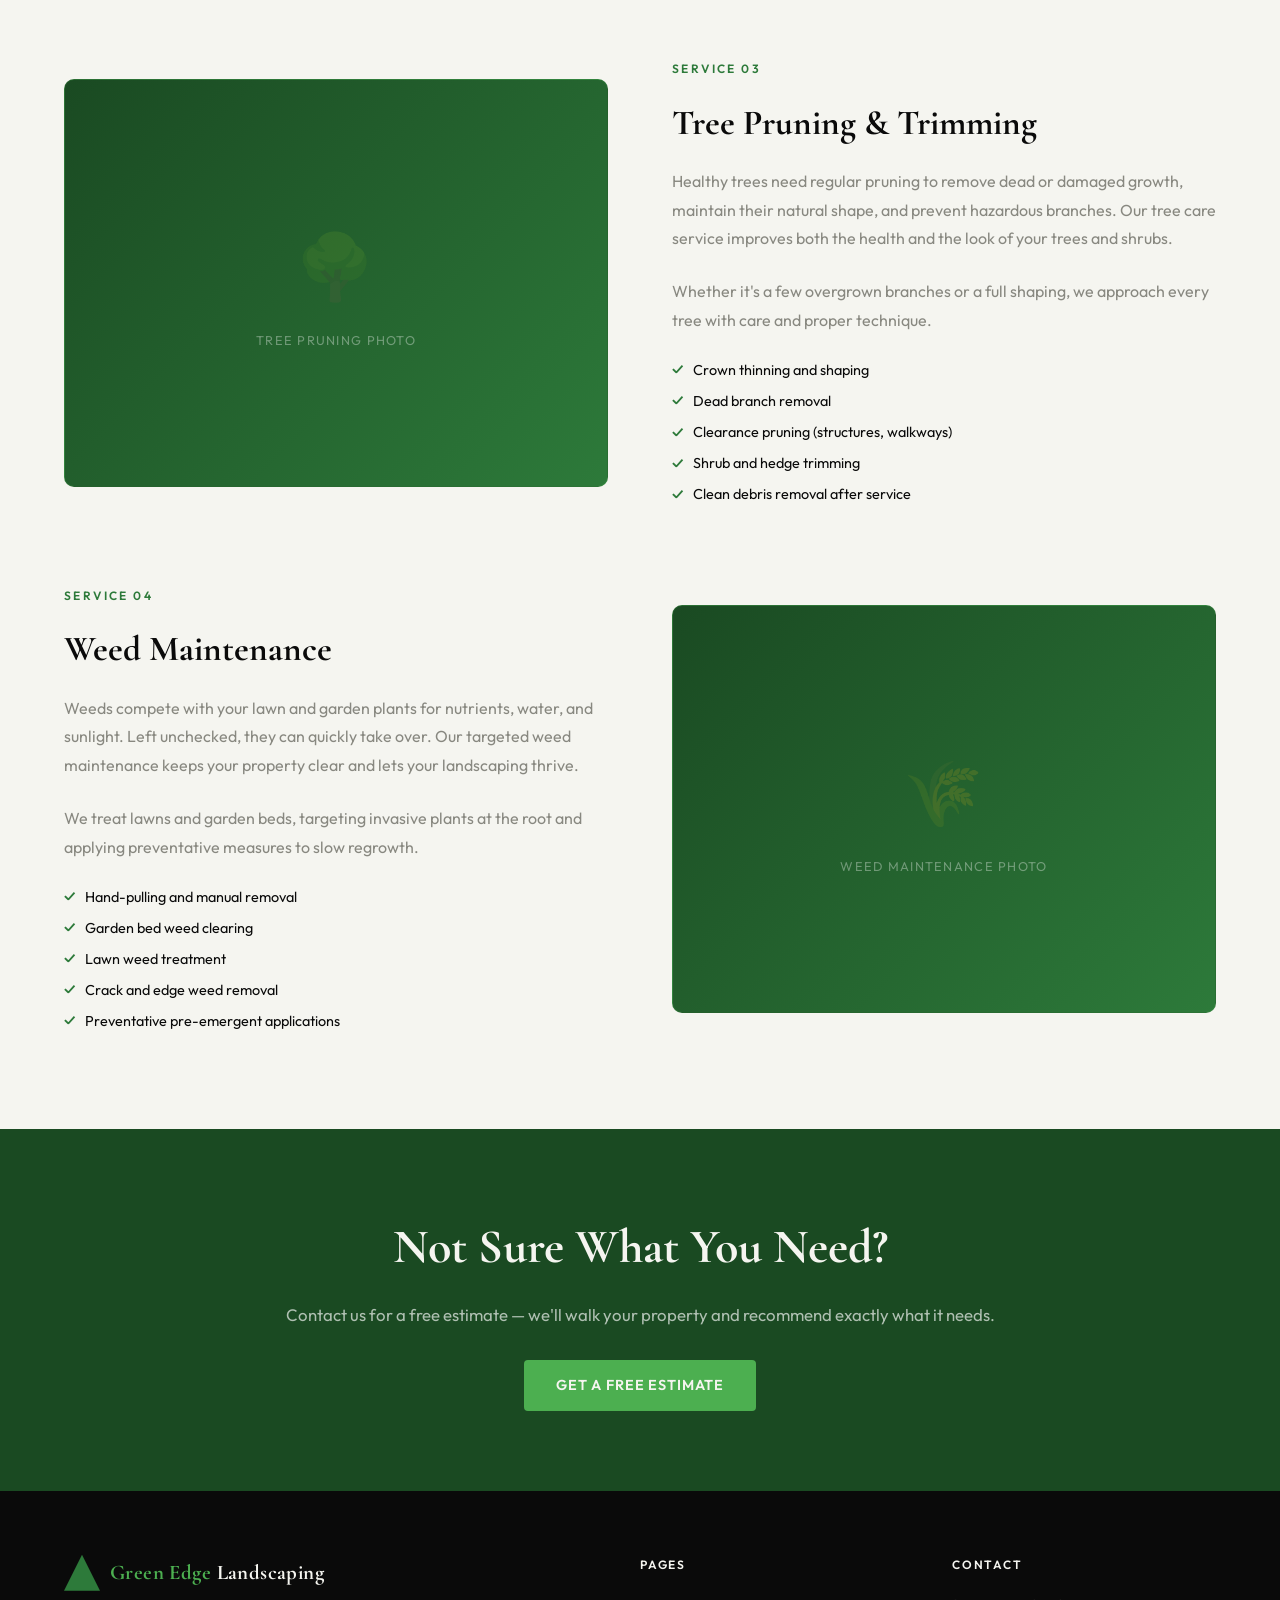
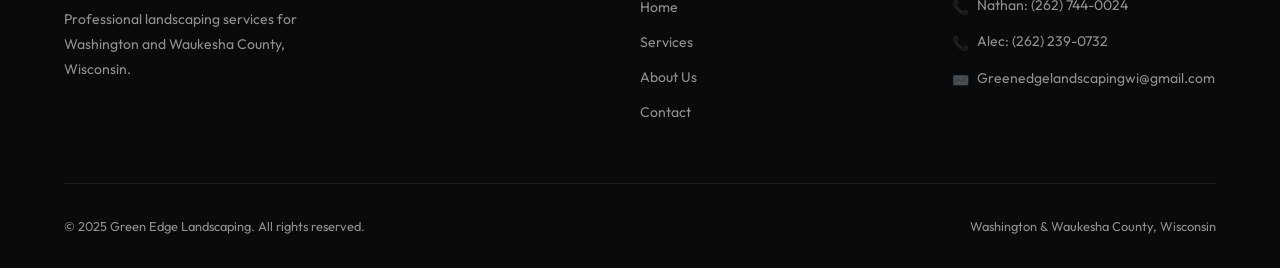
<file: services.html>
<!DOCTYPE html>
<html lang="en">
<head>
  <meta charset="UTF-8" />
  <meta name="viewport" content="width=device-width, initial-scale=1.0" />
  <title>Services | Green Edge Landscaping</title>
  <meta name="description" content="Groundskeeping, mulching, tree pruning and trimming, and weed maintenance services in Washington and Waukesha County, Wisconsin." />
  <link rel="stylesheet" href="style.css" />
</head>
<body>

  <!-- NAV -->
  <nav>
    <div class="nav-logo">
      <div class="nav-logo-icon"></div>
      <span><em>Green Edge</em> Landscaping</span>
    </div>
    <ul class="nav-links" id="navLinks">
      <li><a href="index.html">Home</a></li>
      <li><a href="services.html" class="active">Services</a></li>
      <li><a href="about.html">About</a></li>
      <li><a href="contact.html" class="nav-cta">Free Estimate</a></li>
    </ul>
    <button class="hamburger" id="hamburger" aria-label="Toggle menu">
      <span></span><span></span><span></span>
    </button>
  </nav>

  <!-- PAGE HERO -->
  <div class="page-hero">
    <div class="page-hero-inner">
      <span class="section-label">What We Offer</span>
      <h1>Our Services</h1>
      <p>From weekly maintenance to one-time projects, Green Edge delivers quality landscaping throughout Washington and Waukesha County.</p>
    </div>
  </div>

  <!-- SERVICES DETAIL -->
  <section>
    <div class="services-detail">

      <!-- Groundskeeping -->
      <div class="service-detail-item reveal" id="groundskeeping">
        <div class="service-detail-img">
          <span>🌱</span>
          <p>Groundskeeping Photo</p>
        </div>
        <div class="service-detail-text">
          <span class="section-label">Service 01</span>
          <h2>Groundskeeping</h2>
          <p>
            A well-maintained lawn doesn't happen by accident. Our groundskeeping service keeps your property looking polished year-round — whether you're a homeowner who wants a tidy yard or a business that needs reliable curb appeal.
          </p>
          <p>
            We work with a consistent schedule so your lawn always looks its best, and we handle the details so you don't have to think about it.
          </p>
          <ul class="service-bullets">
            <li>Lawn mowing and edging</li>
            <li>Seasonal cleanup (spring & fall)</li>
            <li>Bed edging and border maintenance</li>
            <li>Debris and clipping removal</li>
            <li>Walkway and driveway clearing</li>
          </ul>
        </div>
      </div>

      <!-- Mulching -->
      <div class="service-detail-item reveal" id="mulching">
        <div class="service-detail-img">
          <span>🪨</span>
          <p>Mulching Photo</p>
        </div>
        <div class="service-detail-text">
          <span class="section-label">Service 02</span>
          <h2>Mulching</h2>
          <p>
            Fresh mulch does more than look great — it insulates plant roots, retains soil moisture, and suppresses weed growth. Our mulching service gives your landscape beds a clean, finished appearance while actively protecting your plants.
          </p>
          <p>
            We prep the area first, removing old mulch and debris before applying a fresh, even layer that's properly graded around trees and plants.
          </p>
          <ul class="service-bullets">
            <li>Garden bed preparation and cleanup</li>
            <li>Hardwood, cedar, or colored mulch options</li>
            <li>Proper depth and grading around plants</li>
            <li>Tree ring mulching</li>
            <li>Weed barrier installation</li>
          </ul>
        </div>
      </div>

      <!-- Tree Pruning -->
      <div class="service-detail-item reveal" id="tree-care">
        <div class="service-detail-img">
          <span>🌳</span>
          <p>Tree Pruning Photo</p>
        </div>
        <div class="service-detail-text">
          <span class="section-label">Service 03</span>
          <h2>Tree Pruning &amp; Trimming</h2>
          <p>
            Healthy trees need regular pruning to remove dead or damaged growth, maintain their natural shape, and prevent hazardous branches. Our tree care service improves both the health and the look of your trees and shrubs.
          </p>
          <p>
            Whether it's a few overgrown branches or a full shaping, we approach every tree with care and proper technique.
          </p>
          <ul class="service-bullets">
            <li>Crown thinning and shaping</li>
            <li>Dead branch removal</li>
            <li>Clearance pruning (structures, walkways)</li>
            <li>Shrub and hedge trimming</li>
            <li>Clean debris removal after service</li>
          </ul>
        </div>
      </div>

      <!-- Weed Maintenance -->
      <div class="service-detail-item reveal" id="weed-control">
        <div class="service-detail-img">
          <span>🌾</span>
          <p>Weed Maintenance Photo</p>
        </div>
        <div class="service-detail-text">
          <span class="section-label">Service 04</span>
          <h2>Weed Maintenance</h2>
          <p>
            Weeds compete with your lawn and garden plants for nutrients, water, and sunlight. Left unchecked, they can quickly take over. Our targeted weed maintenance keeps your property clear and lets your landscaping thrive.
          </p>
          <p>
            We treat lawns and garden beds, targeting invasive plants at the root and applying preventative measures to slow regrowth.
          </p>
          <ul class="service-bullets">
            <li>Hand-pulling and manual removal</li>
            <li>Garden bed weed clearing</li>
            <li>Lawn weed treatment</li>
            <li>Crack and edge weed removal</li>
            <li>Preventative pre-emergent applications</li>
          </ul>
        </div>
      </div>

    </div>
  </section>

  <!-- CTA BANNER -->
  <section class="cta-banner">
    <h2>Not Sure What You Need?</h2>
    <p>Contact us for a free estimate — we'll walk your property and recommend exactly what it needs.</p>
    <a href="contact.html" class="btn btn-primary">Get a Free Estimate</a>
  </section>

  <!-- FOOTER -->
  <footer>
    <div class="footer-inner">
      <div class="footer-brand">
        <div class="nav-logo">
          <div class="nav-logo-icon"></div>
          <span><em>Green Edge</em> Landscaping</span>
        </div>
        <p>Professional landscaping services for Washington and Waukesha County, Wisconsin.</p>
      </div>
      <div class="footer-col">
        <h4>Pages</h4>
        <ul>
          <li><a href="index.html">Home</a></li>
          <li><a href="services.html">Services</a></li>
          <li><a href="about.html">About Us</a></li>
          <li><a href="contact.html">Contact</a></li>
        </ul>
      </div>
      <div class="footer-col">
        <h4>Contact</h4>
        <div class="contact-item">
          <span class="contact-item-icon">📞</span>
          <span>Nathan: <a href="tel:2627440024">(262) 744-0024</a></span>
        </div>
        <div class="contact-item">
          <span class="contact-item-icon">📞</span>
          <span>Alec: <a href="tel:2622390732">(262) 239-0732</a></span>
        </div>
        <div class="contact-item">
          <span class="contact-item-icon">✉️</span>
          <span><a href="mailto:Greenedgelandscapingwi@gmail.com">Greenedgelandscapingwi@gmail.com</a></span>
        </div>
      </div>
    </div>
    <div class="footer-bottom">
      <span>© 2025 Green Edge Landscaping. All rights reserved.</span>
      <span>Washington &amp; Waukesha County, Wisconsin</span>
    </div>
  </footer>

  <script>
    const hamburger = document.getElementById('hamburger');
    const navLinks  = document.getElementById('navLinks');
    hamburger.addEventListener('click', () => navLinks.classList.toggle('open'));
    const reveals = document.querySelectorAll('.reveal');
    const observer = new IntersectionObserver(entries => {
      entries.forEach(e => { if (e.isIntersecting) e.target.classList.add('visible'); });
    }, { threshold: 0.1 });
    reveals.forEach(r => observer.observe(r));
  </script>
</body>
</html>
</file>
<file: style.css>
@import url('https://fonts.googleapis.com/css2?family=Cormorant+Garamond:wght@400;500;600;700&family=Outfit:wght@300;400;500;600&display=swap');

/* ===== CSS VARIABLES ===== */
:root {
  --green-deep:   #0d2b12;
  --green-dark:   #1a4a22;
  --green-mid:    #2d7a3a;
  --green-bright: #4caf50;
  --green-light:  #a8d5ab;
  --white:        #f5f5f0;
  --off-white:    #e8e8e2;
  --black:        #0a0a0a;
  --gray:         #888880;
  --font-display: 'Cormorant Garamond', Georgia, serif;
  --font-body:    'Outfit', sans-serif;
  --transition:   0.3s cubic-bezier(0.4, 0, 0.2, 1);
}

/* ===== RESET ===== */
*, *::before, *::after { box-sizing: border-box; margin: 0; padding: 0; }
html { scroll-behavior: smooth; }
body {
  font-family: var(--font-body);
  background: var(--white);
  color: var(--black);
  line-height: 1.6;
  overflow-x: hidden;
}
img { max-width: 100%; display: block; }
a { color: inherit; text-decoration: none; }

/* ===== NAVIGATION ===== */
nav {
  position: fixed;
  top: 0; left: 0; right: 0;
  z-index: 100;
  padding: 0 5%;
  display: flex;
  align-items: center;
  justify-content: space-between;
  height: 72px;
  background: rgba(10, 10, 10, 0.92);
  backdrop-filter: blur(12px);
  border-bottom: 1px solid rgba(76, 175, 80, 0.25);
}
.nav-logo {
  display: flex;
  align-items: center;
  gap: 10px;
}
.nav-logo-icon {
  width: 36px; height: 36px;
  background: var(--green-mid);
  clip-path: polygon(50% 0%, 0% 100%, 100% 100%);
  display: inline-block;
  flex-shrink: 0;
}
.nav-logo span {
  font-family: var(--font-display);
  font-size: 1.3rem;
  font-weight: 700;
  color: var(--white);
  letter-spacing: 0.02em;
}
.nav-logo span em {
  color: var(--green-bright);
  font-style: normal;
}
.nav-links {
  display: flex;
  gap: 2.5rem;
  list-style: none;
}
.nav-links a {
  font-family: var(--font-body);
  font-size: 0.875rem;
  font-weight: 500;
  color: var(--off-white);
  letter-spacing: 0.08em;
  text-transform: uppercase;
  transition: color var(--transition);
  position: relative;
}
.nav-links a::after {
  content: '';
  position: absolute;
  bottom: -4px; left: 0;
  width: 0; height: 2px;
  background: var(--green-bright);
  transition: width var(--transition);
}
.nav-links a:hover { color: var(--green-bright); }
.nav-links a:hover::after { width: 100%; }
.nav-links a.active { color: var(--green-bright); }
.nav-links a.active::after { width: 100%; }
.nav-cta {
  background: var(--green-mid);
  color: var(--white) !important;
  padding: 0.5rem 1.2rem;
  border-radius: 4px;
  transition: background var(--transition) !important;
}
.nav-cta:hover { background: var(--green-bright) !important; }
.nav-cta::after { display: none !important; }

/* Hamburger */
.hamburger {
  display: none;
  flex-direction: column;
  gap: 5px;
  cursor: pointer;
  background: none;
  border: none;
  padding: 4px;
}
.hamburger span {
  display: block;
  width: 24px; height: 2px;
  background: var(--white);
  transition: var(--transition);
}

/* ===== BUTTONS ===== */
.btn {
  display: inline-block;
  padding: 0.85rem 2rem;
  font-family: var(--font-body);
  font-size: 0.9rem;
  font-weight: 600;
  letter-spacing: 0.06em;
  text-transform: uppercase;
  border-radius: 4px;
  transition: var(--transition);
  cursor: pointer;
  border: none;
}
.btn-primary {
  background: var(--green-mid);
  color: var(--white);
}
.btn-primary:hover {
  background: var(--green-bright);
  transform: translateY(-2px);
  box-shadow: 0 8px 24px rgba(76,175,80,0.3);
}
.btn-outline {
  background: transparent;
  color: var(--white);
  border: 2px solid rgba(255,255,255,0.6);
}
.btn-outline:hover {
  border-color: var(--white);
  background: rgba(255,255,255,0.1);
}
.btn-dark {
  background: var(--black);
  color: var(--white);
}
.btn-dark:hover {
  background: var(--green-deep);
  transform: translateY(-2px);
}

/* ===== SECTION COMMONS ===== */
section { padding: 6rem 5%; }
.section-label {
  font-family: var(--font-body);
  font-size: 0.75rem;
  font-weight: 600;
  letter-spacing: 0.2em;
  text-transform: uppercase;
  color: var(--green-mid);
  margin-bottom: 1rem;
  display: block;
}
.section-title {
  font-family: var(--font-display);
  font-size: clamp(2.2rem, 4vw, 3.5rem);
  font-weight: 700;
  line-height: 1.1;
  margin-bottom: 1.5rem;
}
.section-subtitle {
  font-size: 1.05rem;
  color: var(--gray);
  max-width: 540px;
  line-height: 1.8;
}
.text-center { text-align: center; }
.text-center .section-subtitle { margin: 0 auto; }

/* ===== HERO (homepage) ===== */
.hero {
  min-height: 100vh;
  background: var(--green-deep);
  display: flex;
  align-items: center;
  position: relative;
  overflow: hidden;
  padding: 8rem 5% 6rem;
}
.hero-bg {
  position: absolute;
  inset: 0;
  background:
    radial-gradient(ellipse 80% 80% at 70% 50%, rgba(45,122,58,0.18) 0%, transparent 70%),
    repeating-linear-gradient(
      45deg,
      transparent,
      transparent 60px,
      rgba(76,175,80,0.03) 60px,
      rgba(76,175,80,0.03) 61px
    );
}
.hero-content {
  position: relative;
  max-width: 640px;
  animation: fadeUp 0.9s ease both;
}
.hero-badge {
  display: inline-flex;
  align-items: center;
  gap: 8px;
  background: rgba(76,175,80,0.15);
  border: 1px solid rgba(76,175,80,0.35);
  color: var(--green-light);
  font-size: 0.75rem;
  font-weight: 600;
  letter-spacing: 0.15em;
  text-transform: uppercase;
  padding: 0.4rem 1rem;
  border-radius: 100px;
  margin-bottom: 2rem;
}
.hero-badge-dot {
  width: 6px; height: 6px;
  background: var(--green-bright);
  border-radius: 50%;
  animation: pulse 2s infinite;
}
.hero h1 {
  font-family: var(--font-display);
  font-size: clamp(3rem, 7vw, 5.5rem);
  font-weight: 700;
  color: var(--white);
  line-height: 1.0;
  margin-bottom: 1.5rem;
  letter-spacing: -0.01em;
}
.hero h1 span {
  color: var(--green-bright);
  display: block;
}
.hero-desc {
  font-size: 1.1rem;
  color: rgba(245,245,240,0.7);
  line-height: 1.8;
  margin-bottom: 2.5rem;
  max-width: 480px;
}
.hero-btns { display: flex; gap: 1rem; flex-wrap: wrap; }
.hero-visual {
  position: absolute;
  right: 5%;
  top: 50%;
  transform: translateY(-50%);
  width: min(45%, 520px);
  animation: fadeIn 1.2s ease 0.3s both;
}
.hero-img-placeholder {
  aspect-ratio: 4/3;
  background: linear-gradient(135deg, var(--green-dark) 0%, var(--green-mid) 100%);
  border-radius: 12px;
  display: flex;
  align-items: center;
  justify-content: center;
  flex-direction: column;
  gap: 1rem;
  border: 1px solid rgba(76,175,80,0.3);
  overflow: hidden;
  position: relative;
}
.hero-img-placeholder::before {
  content: '';
  position: absolute;
  bottom: 0; left: 0; right: 0;
  height: 40%;
  background: linear-gradient(to top, rgba(13,43,18,0.6), transparent);
}
.placeholder-icon {
  font-size: 4rem;
  opacity: 0.5;
}
.placeholder-text {
  font-size: 0.8rem;
  color: rgba(255,255,255,0.4);
  text-transform: uppercase;
  letter-spacing: 0.1em;
}
.hero-stats {
  display: flex;
  gap: 3rem;
  margin-top: 3.5rem;
  padding-top: 2.5rem;
  border-top: 1px solid rgba(255,255,255,0.1);
}
.stat-num {
  font-family: var(--font-display);
  font-size: 2rem;
  font-weight: 700;
  color: var(--green-bright);
}
.stat-label {
  font-size: 0.8rem;
  color: rgba(245,245,240,0.5);
  text-transform: uppercase;
  letter-spacing: 0.08em;
  margin-top: 2px;
}

/* ===== SERVICES SECTION ===== */
.services-grid {
  display: grid;
  grid-template-columns: repeat(auto-fit, minmax(260px, 1fr));
  gap: 1.5rem;
  margin-top: 3.5rem;
}
.service-card {
  background: var(--black);
  border: 1px solid rgba(76,175,80,0.15);
  border-radius: 10px;
  padding: 2.5rem 2rem;
  transition: var(--transition);
  position: relative;
  overflow: hidden;
}
.service-card::before {
  content: '';
  position: absolute;
  top: 0; left: 0;
  width: 3px; height: 0;
  background: var(--green-bright);
  transition: height 0.4s ease;
}
.service-card:hover { transform: translateY(-6px); border-color: rgba(76,175,80,0.4); }
.service-card:hover::before { height: 100%; }
.service-icon {
  font-size: 2.2rem;
  margin-bottom: 1.2rem;
}
.service-card h3 {
  font-family: var(--font-display);
  font-size: 1.5rem;
  font-weight: 700;
  color: var(--white);
  margin-bottom: 0.75rem;
}
.service-card p {
  font-size: 0.9rem;
  color: var(--gray);
  line-height: 1.7;
}
.service-card a {
  display: inline-block;
  margin-top: 1.2rem;
  font-size: 0.8rem;
  font-weight: 600;
  color: var(--green-bright);
  letter-spacing: 0.08em;
  text-transform: uppercase;
}
.service-card a:hover { text-decoration: underline; }

/* ===== SERVICE AREA SECTION ===== */
.area-section {
  background: var(--green-deep);
  color: var(--white);
}
.area-inner {
  display: grid;
  grid-template-columns: 1fr 1fr;
  gap: 5rem;
  align-items: center;
}
.area-map-placeholder {
  aspect-ratio: 1;
  background: linear-gradient(135deg, var(--green-dark), var(--green-mid));
  border-radius: 12px;
  display: flex;
  align-items: center;
  justify-content: center;
  flex-direction: column;
  gap: 0.75rem;
  border: 1px solid rgba(76,175,80,0.3);
  font-size: 0.8rem;
  color: rgba(255,255,255,0.4);
  text-transform: uppercase;
  letter-spacing: 0.1em;
}
.area-map-placeholder span { font-size: 3rem; opacity: 0.5; }
.area-content .section-label { color: var(--green-light); }
.area-counties {
  display: flex;
  flex-direction: column;
  gap: 0.75rem;
  margin: 2rem 0;
}
.county-tag {
  display: flex;
  align-items: center;
  gap: 0.75rem;
  font-size: 1.1rem;
  font-weight: 500;
}
.county-tag::before {
  content: '●';
  color: var(--green-bright);
  font-size: 0.6rem;
}

/* ===== WHY US ===== */
.why-grid {
  display: grid;
  grid-template-columns: repeat(auto-fit, minmax(200px, 1fr));
  gap: 2rem;
  margin-top: 3.5rem;
}
.why-item {
  text-align: center;
  padding: 2rem 1.5rem;
  border: 1px solid var(--off-white);
  border-radius: 8px;
  transition: var(--transition);
}
.why-item:hover {
  border-color: var(--green-mid);
  box-shadow: 0 8px 32px rgba(45,122,58,0.1);
  transform: translateY(-4px);
}
.why-icon { font-size: 2rem; margin-bottom: 1rem; }
.why-item h4 {
  font-family: var(--font-display);
  font-size: 1.2rem;
  font-weight: 700;
  margin-bottom: 0.5rem;
}
.why-item p { font-size: 0.875rem; color: var(--gray); }

/* ===== CTA BANNER ===== */
.cta-banner {
  background: var(--green-dark);
  color: var(--white);
  text-align: center;
  padding: 5rem 5%;
}
.cta-banner h2 {
  font-family: var(--font-display);
  font-size: clamp(2rem, 4vw, 3rem);
  font-weight: 700;
  margin-bottom: 1rem;
}
.cta-banner p {
  color: rgba(255,255,255,0.65);
  margin-bottom: 2rem;
  font-size: 1.05rem;
}
.cta-banner .btn-primary {
  background: var(--green-bright);
}

/* ===== FOOTER ===== */
footer {
  background: var(--black);
  color: rgba(255,255,255,0.55);
  padding: 4rem 5% 2rem;
}
.footer-inner {
  display: grid;
  grid-template-columns: 2fr 1fr 1fr;
  gap: 3rem;
  padding-bottom: 3rem;
  border-bottom: 1px solid rgba(255,255,255,0.08);
  margin-bottom: 2rem;
}
.footer-brand p {
  font-size: 0.875rem;
  line-height: 1.8;
  max-width: 280px;
  margin: 1rem 0;
}
.footer-brand .nav-logo { margin-bottom: 0.5rem; }
.footer-col h4 {
  font-family: var(--font-body);
  font-size: 0.75rem;
  font-weight: 600;
  letter-spacing: 0.15em;
  text-transform: uppercase;
  color: var(--white);
  margin-bottom: 1.25rem;
}
.footer-col ul { list-style: none; }
.footer-col ul li { margin-bottom: 0.6rem; }
.footer-col ul a {
  font-size: 0.875rem;
  transition: color var(--transition);
}
.footer-col ul a:hover { color: var(--green-bright); }
.footer-col .contact-item {
  display: flex;
  align-items: flex-start;
  gap: 0.5rem;
  font-size: 0.875rem;
  margin-bottom: 0.75rem;
}
.contact-item-icon { opacity: 0.5; flex-shrink: 0; margin-top: 2px; }
.footer-bottom {
  display: flex;
  justify-content: space-between;
  align-items: center;
  font-size: 0.8rem;
  flex-wrap: wrap;
  gap: 1rem;
}
.footer-bottom a:hover { color: var(--green-bright); }

/* ===== PAGE HERO (inner pages) ===== */
.page-hero {
  padding: 10rem 5% 5rem;
  background: var(--green-deep);
  color: var(--white);
  position: relative;
  overflow: hidden;
}
.page-hero::before {
  content: '';
  position: absolute;
  inset: 0;
  background: repeating-linear-gradient(
    -45deg,
    transparent,
    transparent 40px,
    rgba(76,175,80,0.03) 40px,
    rgba(76,175,80,0.03) 41px
  );
}
.page-hero-inner { position: relative; }
.page-hero h1 {
  font-family: var(--font-display);
  font-size: clamp(2.5rem, 5vw, 4rem);
  font-weight: 700;
  line-height: 1.1;
  margin: 0.75rem 0 1rem;
}
.page-hero p {
  color: rgba(245,245,240,0.65);
  font-size: 1.05rem;
  max-width: 500px;
  line-height: 1.8;
}

/* ===== SERVICES PAGE ===== */
.services-detail {
  display: grid;
  gap: 5rem;
}
.service-detail-item {
  display: grid;
  grid-template-columns: 1fr 1fr;
  gap: 4rem;
  align-items: center;
}
.service-detail-item:nth-child(even) .service-detail-img { order: 2; }
.service-detail-item:nth-child(even) .service-detail-text { order: 1; }
.service-detail-img {
  aspect-ratio: 4/3;
  background: linear-gradient(135deg, var(--green-dark), var(--green-mid));
  border-radius: 10px;
  display: flex;
  align-items: center;
  justify-content: center;
  flex-direction: column;
  gap: 0.75rem;
  font-size: 0.8rem;
  color: rgba(255,255,255,0.35);
  text-transform: uppercase;
  letter-spacing: 0.1em;
  border: 1px solid rgba(76,175,80,0.2);
}
.service-detail-img span { font-size: 4rem; opacity: 0.4; }
.service-detail-text h2 {
  font-family: var(--font-display);
  font-size: 2.2rem;
  font-weight: 700;
  margin: 0.5rem 0 1rem;
}
.service-detail-text p {
  color: var(--gray);
  line-height: 1.8;
  margin-bottom: 1.5rem;
}
.service-bullets {
  list-style: none;
  display: flex;
  flex-direction: column;
  gap: 0.5rem;
}
.service-bullets li {
  display: flex;
  align-items: center;
  gap: 0.6rem;
  font-size: 0.9rem;
}
.service-bullets li::before {
  content: '✓';
  color: var(--green-mid);
  font-weight: 700;
  font-size: 0.85rem;
}

/* ===== ABOUT PAGE ===== */
.team-grid {
  display: grid;
  grid-template-columns: repeat(auto-fit, minmax(280px, 1fr));
  gap: 2rem;
  margin-top: 3.5rem;
}
.team-card {
  background: var(--black);
  border-radius: 10px;
  overflow: hidden;
  border: 1px solid rgba(76,175,80,0.15);
  transition: var(--transition);
}
.team-card:hover { transform: translateY(-6px); }
.team-img {
  height: 220px;
  background: linear-gradient(135deg, var(--green-dark), var(--green-mid));
  display: flex;
  align-items: center;
  justify-content: center;
  flex-direction: column;
  gap: 0.5rem;
  color: rgba(255,255,255,0.3);
  font-size: 0.75rem;
  text-transform: uppercase;
  letter-spacing: 0.1em;
}
.team-img span { font-size: 3.5rem; opacity: 0.4; }
.team-info { padding: 1.75rem; }
.team-info h3 {
  font-family: var(--font-display);
  font-size: 1.4rem;
  font-weight: 700;
  color: var(--white);
}
.team-role {
  font-size: 0.8rem;
  color: var(--green-bright);
  text-transform: uppercase;
  letter-spacing: 0.12em;
  margin: 0.4rem 0 0.75rem;
  display: block;
}
.team-phone {
  display: flex;
  align-items: center;
  gap: 0.5rem;
  font-size: 0.9rem;
  color: rgba(255,255,255,0.55);
  margin-top: 1rem;
}
.values-grid {
  display: grid;
  grid-template-columns: repeat(auto-fit, minmax(240px, 1fr));
  gap: 1.5rem;
  margin-top: 3rem;
}
.value-card {
  padding: 2rem;
  border-left: 3px solid var(--green-mid);
  background: var(--off-white);
}
.value-card h4 {
  font-family: var(--font-display);
  font-size: 1.2rem;
  font-weight: 700;
  margin-bottom: 0.5rem;
}
.value-card p { font-size: 0.875rem; color: var(--gray); line-height: 1.7; }

/* ===== CONTACT PAGE ===== */
.contact-layout {
  display: grid;
  grid-template-columns: 1.2fr 0.8fr;
  gap: 5rem;
  align-items: start;
}
.contact-form-wrap h2 {
  font-family: var(--font-display);
  font-size: 2rem;
  font-weight: 700;
  margin-bottom: 0.5rem;
}
.contact-form-wrap > p {
  color: var(--gray);
  margin-bottom: 2rem;
}
.form-group {
  margin-bottom: 1.25rem;
}
.form-row {
  display: grid;
  grid-template-columns: 1fr 1fr;
  gap: 1rem;
}
label {
  display: block;
  font-size: 0.8rem;
  font-weight: 600;
  letter-spacing: 0.08em;
  text-transform: uppercase;
  color: var(--black);
  margin-bottom: 0.4rem;
}
input, textarea, select {
  width: 100%;
  padding: 0.85rem 1rem;
  font-family: var(--font-body);
  font-size: 0.95rem;
  background: var(--white);
  border: 1px solid var(--off-white);
  border-radius: 6px;
  outline: none;
  transition: border-color var(--transition);
  color: var(--black);
}
input:focus, textarea:focus, select:focus {
  border-color: var(--green-mid);
  box-shadow: 0 0 0 3px rgba(45,122,58,0.1);
}
textarea { resize: vertical; min-height: 130px; }
.form-submit { margin-top: 1.5rem; }
.form-success {
  display: none;
  background: rgba(76,175,80,0.1);
  border: 1px solid var(--green-mid);
  color: var(--green-dark);
  padding: 1rem 1.25rem;
  border-radius: 6px;
  font-size: 0.9rem;
  margin-top: 1rem;
}
.contact-info-card {
  background: var(--black);
  border-radius: 10px;
  padding: 2.5rem;
  color: var(--white);
  border: 1px solid rgba(76,175,80,0.2);
  position: sticky;
  top: 100px;
}
.contact-info-card h3 {
  font-family: var(--font-display);
  font-size: 1.4rem;
  font-weight: 700;
  margin-bottom: 2rem;
}
.info-item {
  display: flex;
  gap: 1rem;
  margin-bottom: 1.75rem;
  align-items: flex-start;
}
.info-icon {
  width: 40px; height: 40px;
  background: rgba(76,175,80,0.15);
  border-radius: 8px;
  display: flex;
  align-items: center;
  justify-content: center;
  font-size: 1.1rem;
  flex-shrink: 0;
}
.info-label {
  font-size: 0.75rem;
  font-weight: 600;
  letter-spacing: 0.1em;
  text-transform: uppercase;
  color: var(--green-bright);
  margin-bottom: 0.25rem;
}
.info-value {
  font-size: 0.9rem;
  color: rgba(255,255,255,0.7);
  line-height: 1.6;
}
.info-value a:hover { color: var(--green-bright); }
.estimate-note {
  background: rgba(76,175,80,0.12);
  border: 1px solid rgba(76,175,80,0.3);
  border-radius: 8px;
  padding: 1.25rem;
  margin-top: 1.5rem;
  font-size: 0.85rem;
  color: var(--green-light);
  line-height: 1.6;
  text-align: center;
}

/* ===== ANIMATIONS ===== */
@keyframes fadeUp {
  from { opacity: 0; transform: translateY(30px); }
  to   { opacity: 1; transform: translateY(0); }
}
@keyframes fadeIn {
  from { opacity: 0; }
  to   { opacity: 1; }
}
@keyframes pulse {
  0%, 100% { opacity: 1; transform: scale(1); }
  50%       { opacity: 0.6; transform: scale(1.4); }
}
.reveal {
  opacity: 0;
  transform: translateY(24px);
  transition: opacity 0.7s ease, transform 0.7s ease;
}
.reveal.visible {
  opacity: 1;
  transform: none;
}

/* ===== MOBILE ===== */
@media (max-width: 768px) {
  .nav-links { display: none; flex-direction: column; }
  .nav-links.open {
    display: flex;
    position: absolute;
    top: 72px; left: 0; right: 0;
    background: rgba(10,10,10,0.97);
    padding: 1.5rem 5%;
    border-top: 1px solid rgba(76,175,80,0.2);
  }
  .hamburger { display: flex; }
  .hero { padding: 8rem 5% 5rem; }
  .hero-visual { display: none; }
  .hero-stats { gap: 1.5rem; flex-wrap: wrap; }
  .area-inner { grid-template-columns: 1fr; }
  .area-map-placeholder { aspect-ratio: 16/7; }
  .service-detail-item { grid-template-columns: 1fr; }
  .service-detail-item:nth-child(even) .service-detail-img,
  .service-detail-item:nth-child(even) .service-detail-text { order: unset; }
  .contact-layout { grid-template-columns: 1fr; }
  .form-row { grid-template-columns: 1fr; }
  .footer-inner { grid-template-columns: 1fr; gap: 2rem; }
  .footer-bottom { flex-direction: column; text-align: center; }
  section { padding: 4rem 5%; }
}
</file>
